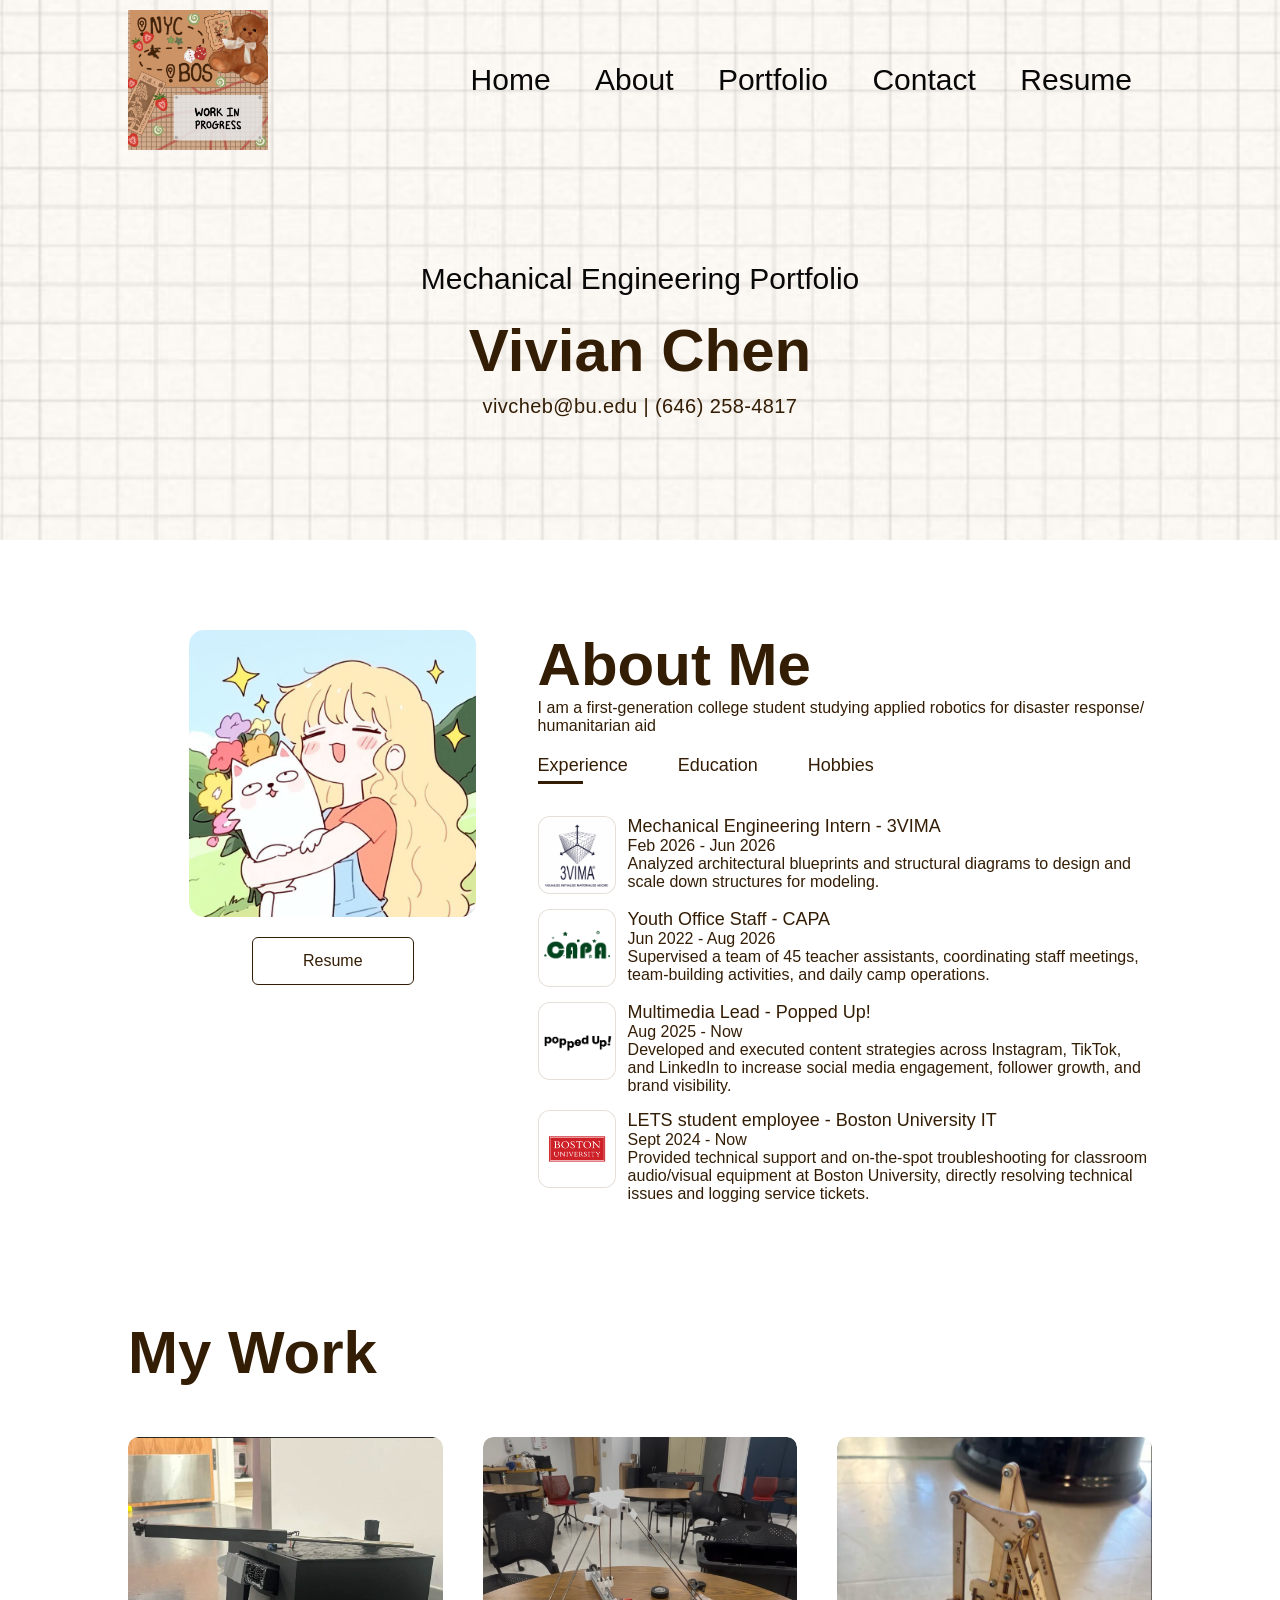
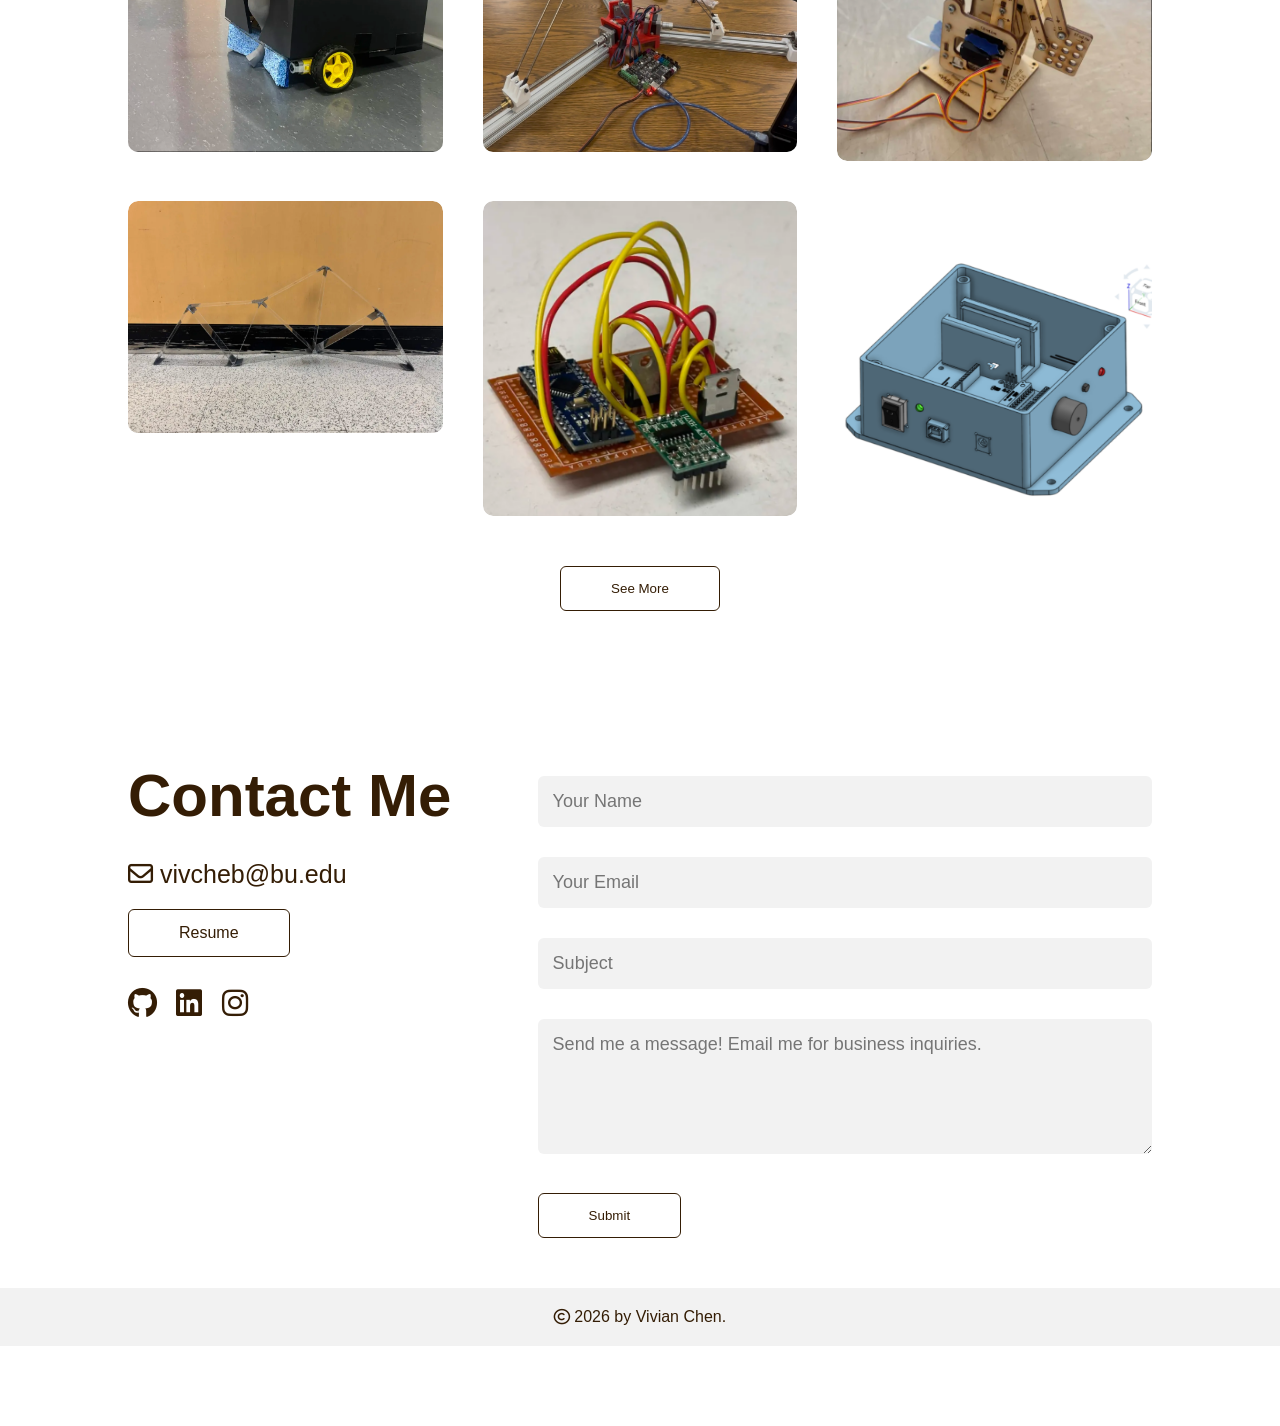
<file: index.html>
<!DOCTYPE html>
<html lang="en">
<head>
    <meta charset="UTF-8">
    <meta http-equiv="X-UA-Compatible" content=" IE-edge">
    <meta name="viewport" content="width=device-width, initial-scale=1.0">
    <title>Vivian's Portfolio Website</title>
    <link rel="stylesheet" href= "style.css">
    <link rel="stylesheet" href="https://cdnjs.cloudflare.com/ajax/libs/font-awesome/6.4.0/css/all.min.css">
</head>
<body>
<div id="header">
    <div class="container">
        <nav>
            <img src="images/logo.png" class="logo">
            <ul id="sidemenu">
                <li> <a href="#header">Home</a></li>
                <li> <a href="#about">About</a></li>
                <li> <a href="#portfolio">Portfolio</a></li>
                <li> <a href="#contact">Contact</a></li>
                <li> <a href="resume.html">Resume</a></li>
                <i class="fa-solid fa-times" onclick="closemenu()"></i>
            </ul>
            <i class="fa-solid fa-bars" onclick="openmenu()"></i>
        </nav>
        <div class="header-text">
            <p>Mechanical Engineering Portfolio</p>
            <h1><span>Vivian Chen</span></h1>
            <p class="header-contact"> vivcheb@bu.edu | (646) 258-4817</p>
        </div>
    </div>
</div>
<!---------------about--------------->
<div id="about">
    <div class="container">
        <div class="row">
            <div class="about-col-1">
                <img src="images/self.jpg">
                <a href="resume.html" class="resume-btn">Resume</a>
            </div>
            <div class="about-col-2">
                <h1 class="sub-title">About Me</h1>
                <p> I am a first-generation college student studying applied robotics for disaster response/ humanitarian aid</p>
            <div class="tab-titles">
                <p class="tab-links active-link" onclick="opentab('experience')">Experience</p>
                <p class="tab-links" onclick="opentab('education')">Education</p>
                <p class="tab-links" onclick="opentab('hobbies')">Hobbies</p>
            </div>
            <div class="tab-contents active-tab" id="experience">
                <ul>
                    <li class="experience-item">
                        <div class="experience-row">
                            <img class="company-logo" src="images/3VIMA.png" alt="3VIMA logo">
                            <div class="experience-copy">
                                <span>Mechanical Engineering Intern - 3VIMA</span>
                                <br>Feb 2026 - Jun 2026
                                <br>Analyzed architectural blueprints and structural diagrams to design and scale down structures for modeling.
                            </div>
                        </div>
                    </li>
                    <li class="experience-item">
                        <div class="experience-row">
                            <img class="company-logo" src="images/CAPA.png" alt="CAPA logo">
                            <div class="experience-copy">
                                <span>Youth Office Staff - CAPA</span>
                                <br>Jun 2022 - Aug 2026
                                <br>Supervised a team of 45 teacher assistants, coordinating staff meetings, team-building activities, and daily camp operations.
                            </div>
                        </div>
                    </li>
                    <li class="experience-item">
                        <div class="experience-row">
                            <img class="company-logo" src="images/poppedup.png" alt="Popped Up logo">
                            <div class="experience-copy">
                                <span>Multimedia Lead - Popped Up!</span>
                                <br>Aug 2025 - Now
                                <br>Developed and executed content strategies across Instagram, TikTok, and LinkedIn to increase social media engagement, follower growth, and brand visibility.
                            </div>
                        </div>
                    </li>
                    <li class="experience-item">
                        <div class="experience-row">
                            <img class="company-logo" src="images/BostonUni.png" alt="Boston University logo">
                            <div class="experience-copy">
                                <span>LETS student employee - Boston University IT</span>
                                <br>Sept 2024 - Now
                                <br>Provided technical support and on-the-spot troubleshooting for classroom audio/visual equipment at Boston University, directly resolving technical issues and logging service tickets.
                            </div>
                        </div>
                    </li>
                </ul>
            </div>
            <div class="tab-contents" id="education">
                <ul>
                    <li class="experience-item">
                        <div class="experience-row">
                            <img class="company-logo" src="images/BostonUni.png" alt="Boston University logo">
                            <div class="experience-copy">
                                <span>Boston University & Kilachand Honors College</span>
                                <br>B.S. Mechanical Engineering and Robotics
                                <br>Clubs and Societies: Theta Tau, WULT, SASE
                            </div>
                        </div>
                    </li>
                    <li class="experience-item">
                        <div class="experience-row">
                            <img class="company-logo" src="images/USYD.png" alt="University of Sydney logo">
                            <div class="experience-copy">
                                <span>University of Sydney</span>
                                <br>Study Abroad Program in Mechanical Engineering
                                <br>Clubs and Societies: SUUFA
                            </div>
                        </div>
                    </li>
                    <li class="experience-item">
                        <div class="experience-row">
                            <img class="company-logo" src="images/THHS.png" alt="Townsend Harris logo">
                            <div class="experience-copy">
                                <span>Townsend Harris High School</span>
                                <br>High School Diploma with Honors
                                <br>Clubs and Societies: FIRST Robotics, National Honor Society, S!NG, FON, PSAL Fencing
                            </div>
                        </div>
                    </li>
                </ul>
            </div>
            <div class="tab-contents" id="hobbies">
                <div class="hobby-grid">
                    <a class="hobby-card" href="gallery.html?category=art">
                        <img src="images/work1.png" alt="Art hobby">
                        <div class="hobby-info">
                            <span>Art</span>
                            <p>Graphic Design, Painting, Sketching</p>
                        </div>
                    </a>
                    <a class="hobby-card" href="gallery.html?category=sports">
                        <img src="images/work1.png" alt="Sports hobby">
                        <div class="hobby-info">
                            <span>Sports</span>
                            <p>USA Ultimate Frisbee & USA Fencing</p>
                        </div>
                    </a>
                    <a class="hobby-card" href="gallery.html?category=reading">
                        <img src="images/work1.png" alt="Reading hobby">
                        <div class="hobby-info">
                            <span>Reading</span>
                            <p>Science Fiction, Fantasy, Dystopian</p>
                        </div>
                    </a>
                </div>
                <p class="hobby-click-text">Click on card to see more</p>
            </div>
        </div>
    </div>
</div>
<!---------------portfolio--------------->
<div id="portfolio">
    <div class="container">
        <h1 class="sub-title">My Work</h1>
        <div class="work-list" id="projectsList"></div>
        <button type="button" class="btn" id="seeMoreBtn">See More</button>
        <!---------------class plotter exercise--------------->
        <div class="work-list" id="classPlotterProject" hidden></div>
    </div>
</div>
<!---------------contact--------------->
<div id="contact">
    <div class="container">
        <div class="row">
            <div class="contact-left">
                <h1 class="sub-title">Contact Me</h1>
                <p><i class="fa-regular fa-envelope"></i> vivcheb@bu.edu</p>
                <a href="resume.html" class="resume-btn contact-resume-btn">Resume</a>
                <div class="social-icon">
                    <a href="https://github.com/vivcheb"><i class="fa-brands fa-github"></i></a>
                    <a href="https://www.linkedin.com/in/vivian-chen-50b2661b5/" target="_blank"><i class="fa-brands fa-linkedin"></i></a>
                    <a href="https://www.instagram.com/vivi.onii/" target="_blank"><i class="fa-brands fa-instagram"></i></a>
                </div>
            </div>
            <div class="contact-right">
                <form name="personal website contact form" >
                    <input type="text" name="Name" placeholder="Your Name" required>
                    <input type="email" name="Email" placeholder="Your Email" required>
                    <input type="text" name="Subject" placeholder="Subject" required>
                    <textarea name="Message" rows="5" placeholder="Send me a message! Email me for business inquiries." required></textarea>
                    <button type="submit">Submit</button>
                </form>  
            </div>
        </div>
    </div>
    <div class="copyright">
        <p> <i class="fa-regular fa-copyright"></i> 2026 by Vivian Chen.</p>
    </div>
</div>

<script>
    var tablinks = document.getElementsByClassName("tab-links");
    var tabcontents = document.getElementsByClassName("tab-contents");
   
    function opentab(tabname){
        for(tablink of tablinks){
            tablink.classList.remove("active-link");
        }
        for(tabcontent of tabcontents){
            tabcontent.classList.remove("active-tab");
        }
        event.currentTarget.classList.add("active-link");
        document.getElementById(tabname).classList.add("active-tab");
    }
</script>

<script>

    var sidemenu = document.getElementById("sidemenu");

    function openmenu(){
        sidemenu.style.right = "0";
    }

    function closemenu(){
        sidemenu.style.right = "-200px";
    }

</script>
<!---------------portfolio projects--------------->
<script>
    const workList = document.getElementById('projectsList');
    const seeMoreBtn = document.getElementById('seeMoreBtn');
    const projects = [
        {
            title: 'Deskinator',
            description: 'Built a fully autonomous robot vacuum using CAD, custom fabrication, and Arduino programming, featuring obstacle avoidance and adaptive navigation.',
            image: 'images/EK210.png',
            href: 'projects/Deskinator.html'
        },
        {
            title: '2.5 DOF System Project',
            description: 'This 2.5 degree-of-freedom project involves designing and building a slider in the X-Y plane that causes an end effector to roll, pitch, yaw and move in the Z direction.',
            image: 'images/ME360_2.png',
            href: 'projects/2.5%20DOF.html'
        },
        {
            title: 'Robotic Arm',
            description: 'This 3-degree-of-freedom robotic arm features Wi-Fi connectivity and MQTT integration, enabling full remote control outside the standard Arduino serial interface.',
            image: 'images/robot_arm.png',
            href: 'projects/ME416_RobotArm.html'
        },
        {
            title: 'Truss Bridge Design',
            description: 'Designed and analyzed a truss bridge model using CAD software, optimizing for load distribution. Used MATLAB to simulate stress and strain under various load conditions.',
            image: 'images/truss.png',
            href: 'projects/Truss_Bridge_Design.html'
        },
        {
            title: 'Hybrid Introduction Project',
            description: 'Developed a rocket nozzle system with an Arduino-controlled circuit using MOSFETs to trigger an EMatch and actuate a solenoid, while capturing real-time load cell data.',
            image: 'images/HIP.png'
        },
        {
            title: 'Temperature Sensor',
            description: 'Developed a temperature monitoring system using Arduino, capable of measuring and displaying real-time temperature data and triggering alert systems when temperature exceeds present limits.',
            image: 'images/EK131.png',
            href: 'projects/Temperature_Sensor.html'
        }
    ];

    function renderProjects(projects, container) {
        projects.forEach((project) => {
            const card = document.createElement(project.href ? 'a' : 'div');
            card.className = 'work';
            if (project.href) {
                card.href = project.href;
                card.setAttribute('aria-label', `View ${project.title} project`);
            }
            card.innerHTML = `
                <img src="${project.image}" alt="${project.title}">
                <div class="layer">
                    <h3>${project.title}</h3>
                    <p>${project.description}</p>
                </div>
            `;
            container.appendChild(card);
        });
    }

    renderProjects(projects, workList);

    //---------------see more projects---------------
    const classPlotterProject = {
        title: 'Class Plotter Exercise',
        description: 'In class assembly of the first linear stage, which was then used to plot a 2D image using a pen and a stepper motor.',
        image: 'images/ME360_1.png',
        href: 'projects/Class_Plotter_Exercise.html'
    };
    const classPlotterContainer = document.getElementById('classPlotterProject');
    let classPlotterVisible = false;

    seeMoreBtn.addEventListener('click', () => {
        classPlotterVisible = !classPlotterVisible;
        if (classPlotterVisible) {
            classPlotterContainer.hidden = false;
            renderProjects([classPlotterProject], classPlotterContainer);
        } else {
            classPlotterContainer.hidden = true;
            classPlotterContainer.replaceChildren();
        }
        seeMoreBtn.textContent = classPlotterVisible ? 'Show Less' : 'See More';
    });

    const scriptURL = 'https://script.google.com/macros/s/AKfycbyGqhHrN_lOVbW8obEpaPz3LBfiCt01cOZhAOAlzVlQfiuMqOyBrIsYJ3UqMzbWNtKa7A/exec'
    const form = document.forms['personal website contact form']

    form.addEventListener('submit', e => {
        e.preventDefault()
        fetch(scriptURL, { method: 'POST', body: new FormData(form) })
            .then(response => response.json())
            .then(response => console.log('Success!', response))
            .catch(error => console.error('Error!', error.message))
    })
</script>
</body>
</html>
</file>
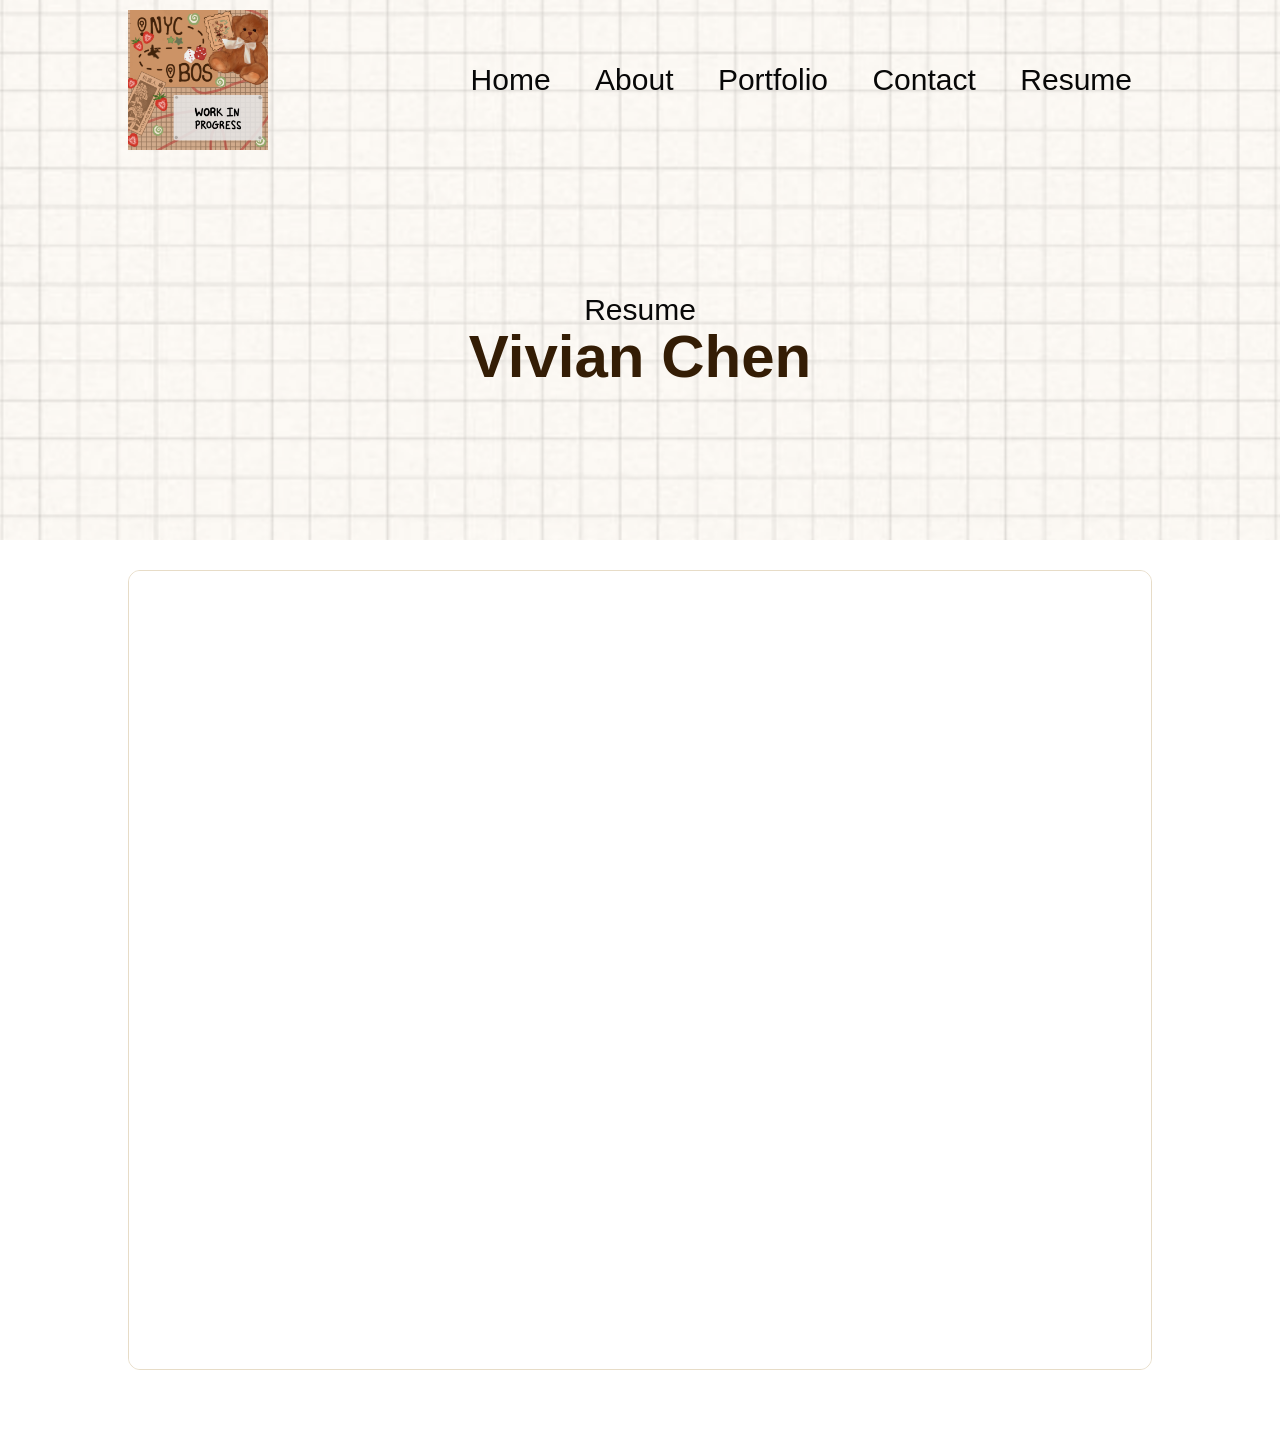
<file: resume.html>
<!DOCTYPE html>
<html lang="en">
<head>
    <meta charset="UTF-8">
    <meta http-equiv="X-UA-Compatible" content="IE-edge">
    <meta name="viewport" content="width=device-width, initial-scale=1.0">
    <title>Vivian Chen | Resume</title>
    <link rel="stylesheet" href="style.css">
    <link rel="stylesheet" href="https://cdnjs.cloudflare.com/ajax/libs/font-awesome/6.4.0/css/all.min.css">
</head>
<body>
<div id="header" class="resume-page-header">
    <div class="container">
        <nav>
            <img src="images/logo.png" class="logo">
            <ul id="sidemenu">
                <li><a href="index.html#header">Home</a></li>
                <li><a href="index.html#about">About</a></li>
                <li><a href="index.html#portfolio">Portfolio</a></li>
                <li><a href="index.html#contact">Contact</a></li>
                <li><a href="resume.html">Resume</a></li>
                <i class="fa-solid fa-times" onclick="closemenu()"></i>
            </ul>
            <i class="fa-solid fa-bars" onclick="openmenu()"></i>
        </nav>
        <div class="header-text resume-header-text">
            <p>Resume</p>
            <h1><span>Vivian Chen</span></h1>
        </div>
    </div>
</div>

<div class="resume-content container">
    <div class="pdf-container" id="pdfContainer">
        <iframe id="pdfViewer" title="Resume PDF Viewer" src="images/resume.pdf" allow="fullscreen"></iframe>
    </div>
</div>

<script>
    var sidemenu = document.getElementById("sidemenu");

    function openmenu(){
        sidemenu.style.right = "0";
    }

    function closemenu(){
        sidemenu.style.right = "-200px";
    }
</script>
</body>
</html>
</file>
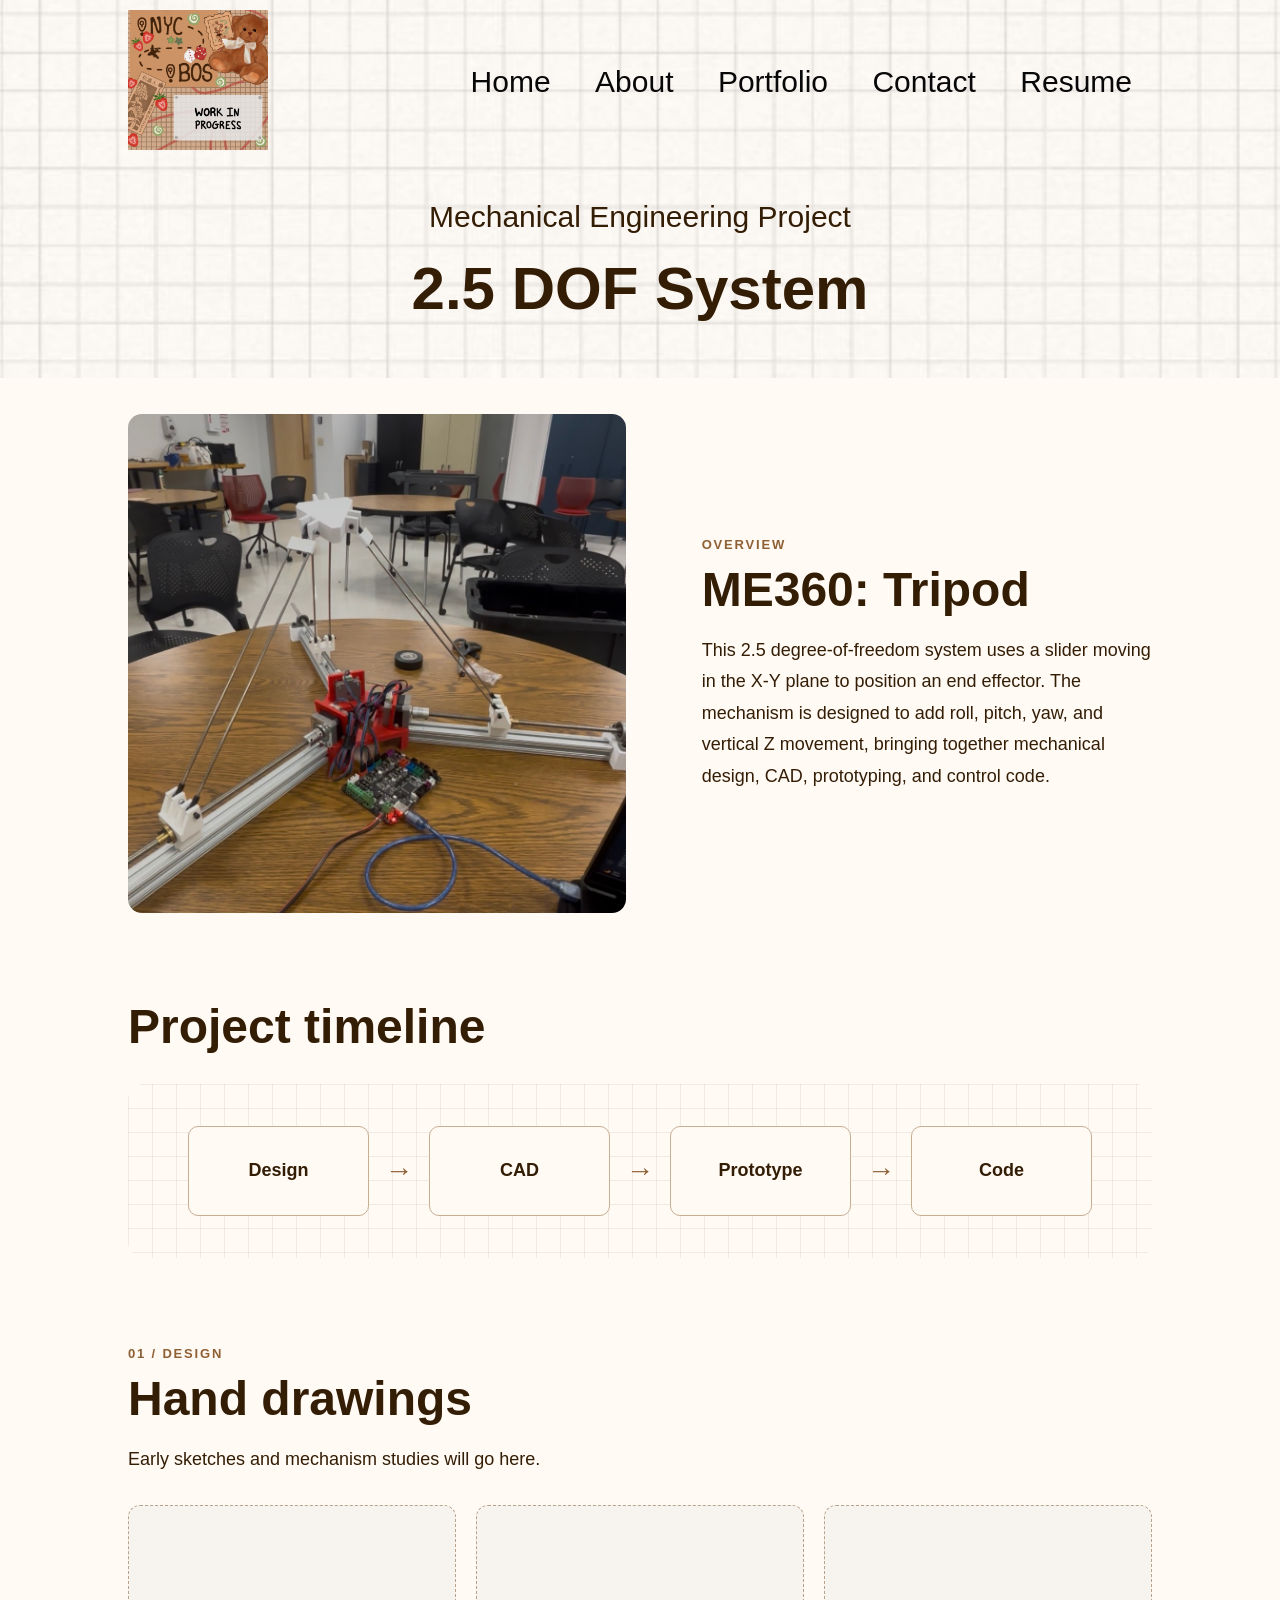
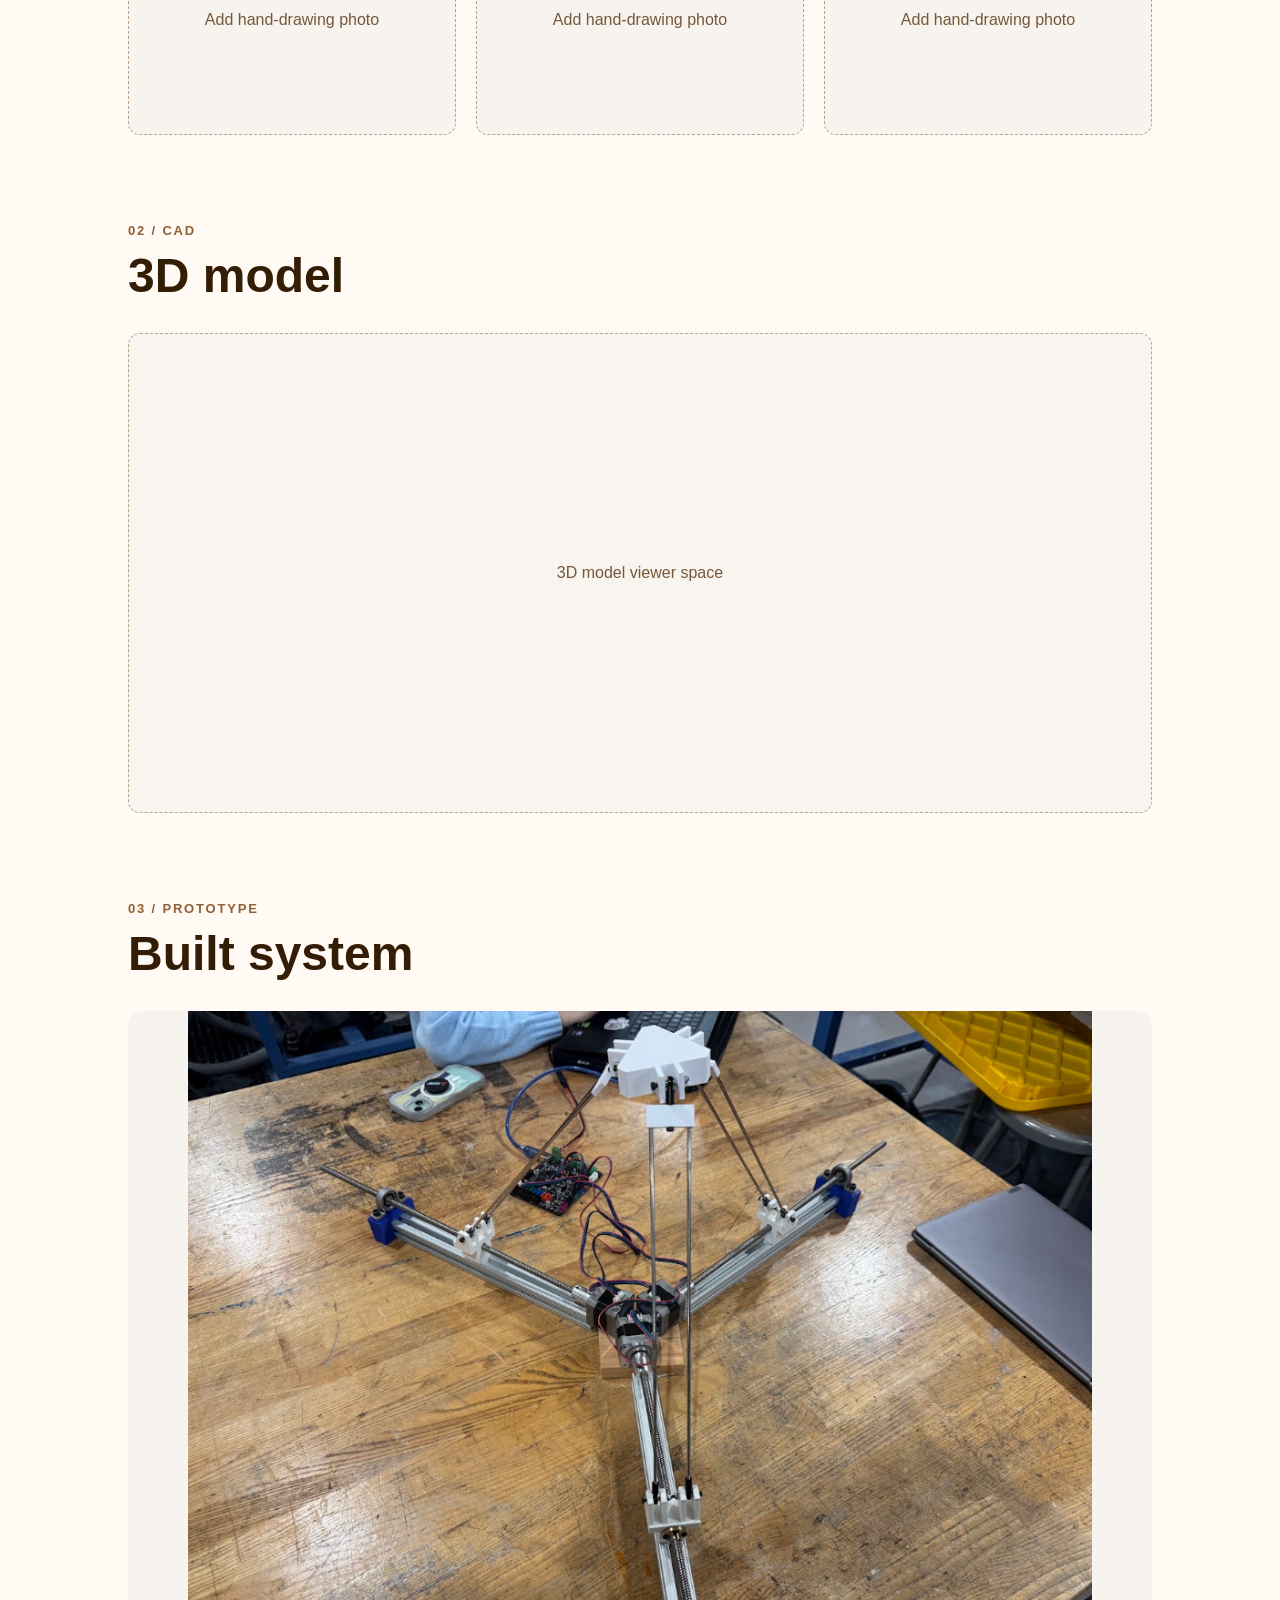
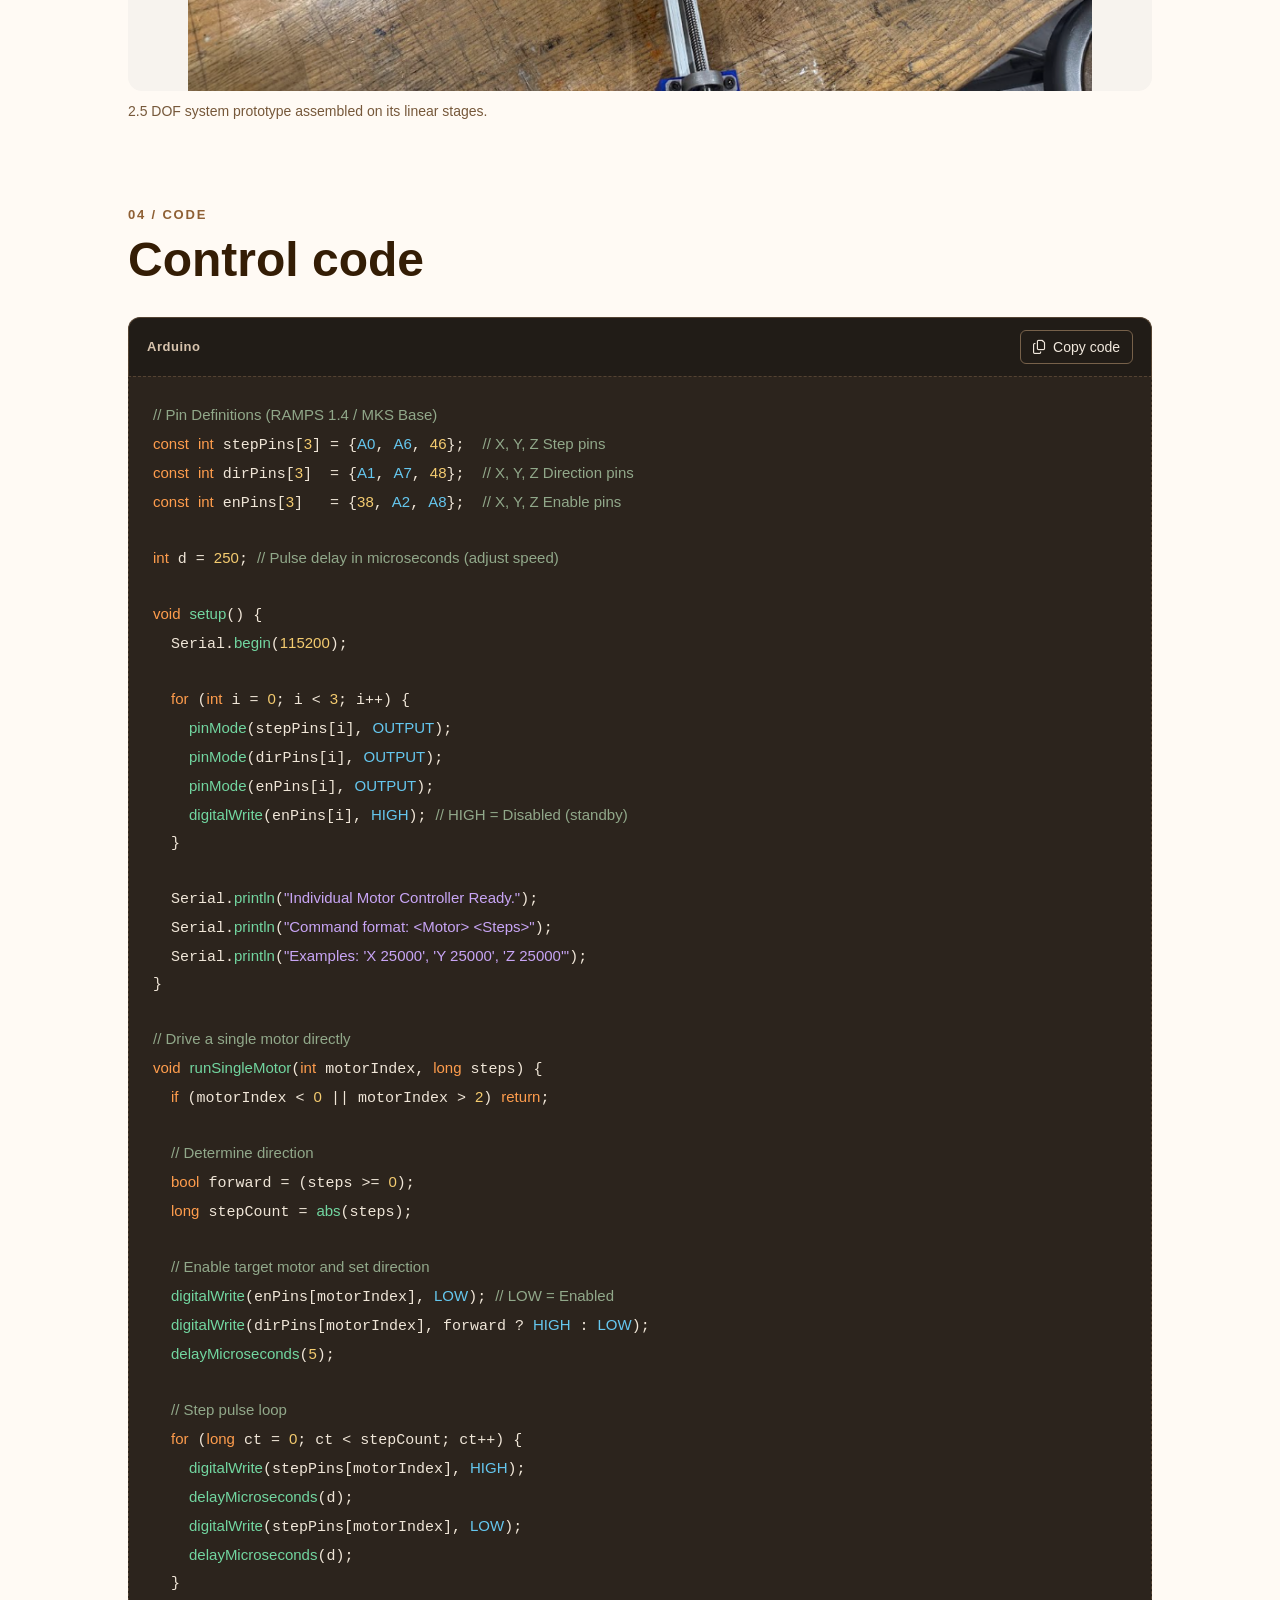
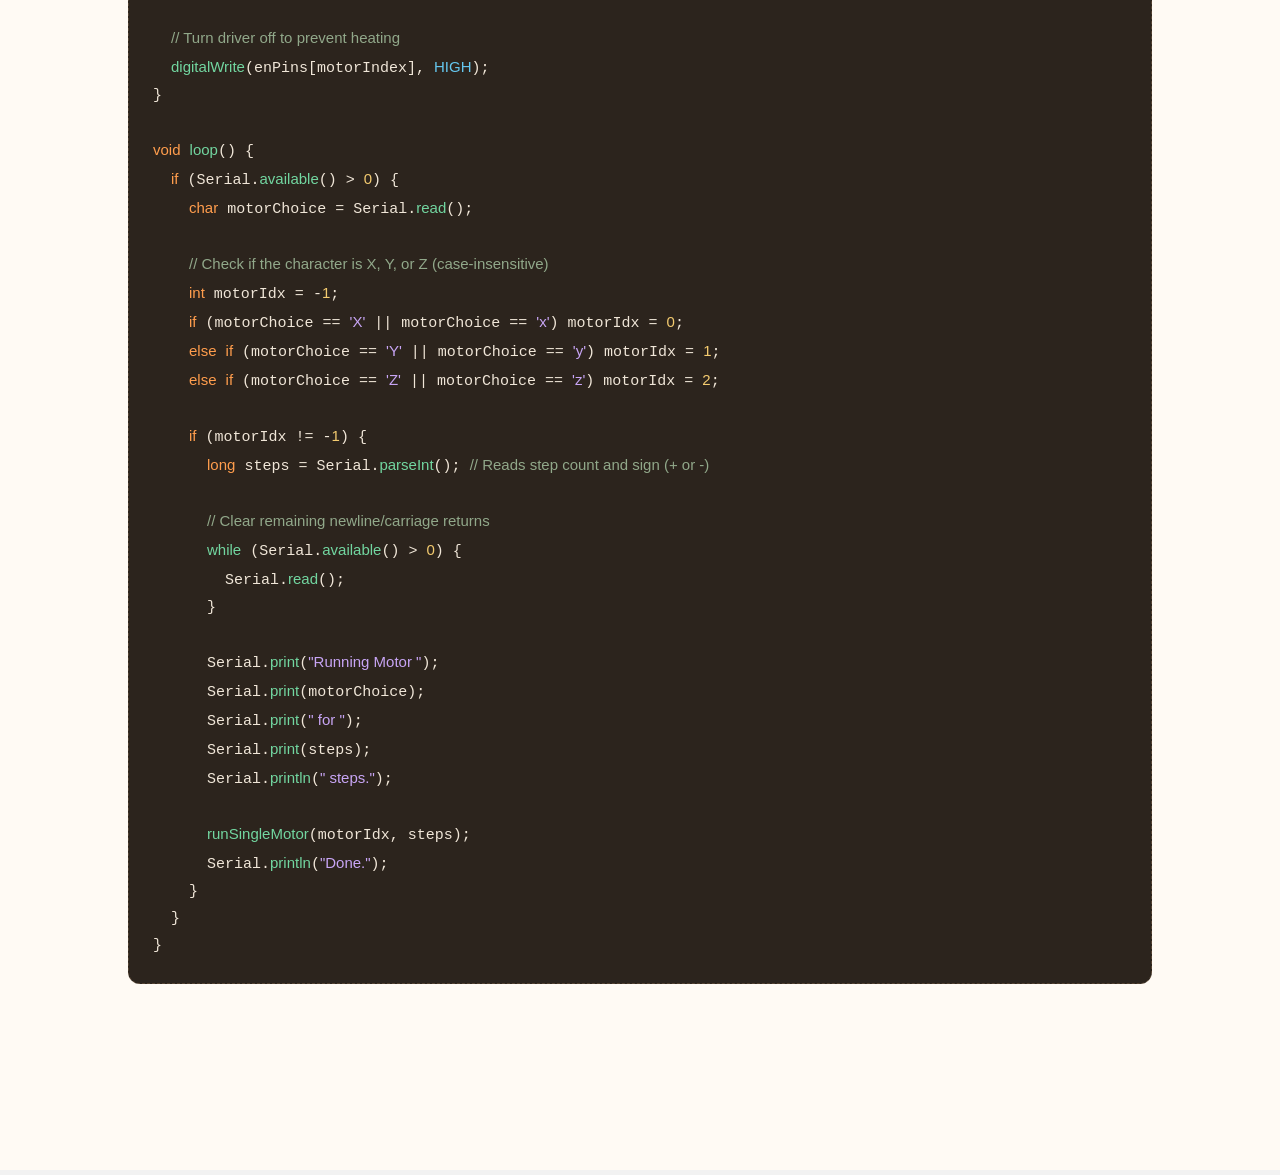
<file: projects/2.5 DOF.html>
<!DOCTYPE html>
<html lang="en">
<head>
    <meta charset="UTF-8">
    <meta name="viewport" content="width=device-width, initial-scale=1.0">
    <title>2.5 DOF System Project | Vivian Chen</title>
    <link rel="stylesheet" href="../style.css">
    <link rel="stylesheet" href="https://cdnjs.cloudflare.com/ajax/libs/font-awesome/6.4.0/css/all.min.css">
</head>
<body class="project-page">
<header id="header" class="project-page-header">
    <div class="container">
        <nav>
            <a href="../index.html#header" aria-label="Vivian Chen home">
                <img src="../images/logo.png" class="logo" alt="Vivian Chen">
            </a>
            <ul id="sidemenu">
                <li><a href="../index.html#header">Home</a></li>
                <li><a href="../index.html#about">About</a></li>
                <li><a href="../index.html#portfolio">Portfolio</a></li>
                <li><a href="../index.html#contact">Contact</a></li>
                <li><a href="../resume.html">Resume</a></li>
                <i class="fa-solid fa-times" onclick="closemenu()" aria-label="Close menu"></i>
            </ul>
            <i class="fa-solid fa-bars" onclick="openmenu()" aria-label="Open menu"></i>
        </nav>
        <div class="header-text">
            <p>Mechanical Engineering Project</p>
            <h1><span>2.5 DOF System</span></h1>
        </div>
    </div>
</header>

<main class="container project-content">
    <section class="project-section project-intro" aria-labelledby="project-intro-title">
        <img class="project-intro-image" src="../images/ME360_2.png" alt="2.5 DOF tripod prototype with linear stages and end effector">
        <div class="project-copy">
            <span class="project-kicker">Overview</span>
            <h2 id="project-intro-title">ME360: Tripod</h2>
            <p>This 2.5 degree-of-freedom system uses a slider moving in the X-Y plane to position an end effector. The mechanism is designed to add roll, pitch, yaw, and vertical Z movement, bringing together mechanical design, CAD, prototyping, and control code.</p>
        </div>
    </section>

    <section class="project-section" aria-labelledby="project-timeline-title">
        <div class="project-section-heading">
            <h2 id="project-timeline-title">Project timeline</h2>
        </div>
        <div class="project-timeline">
            <nav class="timeline-track" aria-label="Project stages">
                <a class="timeline-step" href="#design">Design</a>
                <span class="timeline-arrow" aria-hidden="true">&rarr;</span>
                <a class="timeline-step" href="#cad">CAD</a>
                <span class="timeline-arrow" aria-hidden="true">&rarr;</span>
                <a class="timeline-step" href="#prototype">Prototype</a>
                <span class="timeline-arrow" aria-hidden="true">&rarr;</span>
                <a class="timeline-step" href="#code">Code</a>
            </nav>
        </div>
    </section>

    <section class="project-section" id="design" aria-labelledby="design-title">
        <div class="project-section-heading">
            <span class="project-kicker">01 / Design</span>
            <h2 id="design-title">Hand drawings</h2>
            <p>Early sketches and mechanism studies will go here.</p>
        </div>
        <div class="project-gallery" aria-label="Hand-drawing photo placeholders">
            <div class="project-photo-placeholder" role="img" aria-label="Placeholder for a hand-drawing photo"><span>Add hand-drawing photo</span></div>
            <div class="project-photo-placeholder" role="img" aria-label="Placeholder for a second hand-drawing photo"><span>Add hand-drawing photo</span></div>
            <div class="project-photo-placeholder" role="img" aria-label="Placeholder for a third hand-drawing photo"><span>Add hand-drawing photo</span></div>
        </div>
    </section>

    <section class="project-section" id="cad" aria-labelledby="cad-title">
        <div class="project-section-heading">
            <span class="project-kicker">02 / CAD</span>
            <h2 id="cad-title">3D model</h2>
        </div>
        <figure class="project-model-figure">
            <div class="model-viewer-placeholder" role="img" aria-label="Placeholder for an embedded 3D CAD model">3D model viewer space</div>
        </figure>
    </section>

    <section class="project-section" id="prototype" aria-labelledby="prototype-title">
        <div class="project-section-heading">
            <span class="project-kicker">03 / Prototype</span>
            <h2 id="prototype-title">Built system</h2>
        </div>
        <figure class="project-prototype-figure">
            <img class="project-prototype-image" src="../images/ME360_2.4.png" alt="Prototype of the 2.5 DOF system with linear rails, end effector, and controller">
            <figcaption>2.5 DOF system prototype assembled on its linear stages.</figcaption>
        </figure>
    </section>

    <section class="project-section" id="code" aria-labelledby="code-title">
        <div class="project-section-heading">
            <span class="project-kicker">04 / Code</span>
            <h2 id="code-title">Control code</h2>
        </div>
        <div class="code-toolbar">
            <span class="code-language">Arduino</span>
            <button class="copy-code-button" id="copy-code-button" type="button" aria-label="Copy Arduino code">
                <i class="fa-regular fa-copy" aria-hidden="true"></i>
                <span>Copy code</span>
            </button>
        </div>
        <pre class="code-placeholder"><code id="project-code">// Pin Definitions (RAMPS 1.4 / MKS Base)
const int stepPins[3] = {A0, A6, 46};  // X, Y, Z Step pins
const int dirPins[3]  = {A1, A7, 48};  // X, Y, Z Direction pins
const int enPins[3]   = {38, A2, A8};  // X, Y, Z Enable pins

int d = 250; // Pulse delay in microseconds (adjust speed)

void setup() {
  Serial.begin(115200);

  for (int i = 0; i &lt; 3; i++) {
    pinMode(stepPins[i], OUTPUT);
    pinMode(dirPins[i], OUTPUT);
    pinMode(enPins[i], OUTPUT);
    digitalWrite(enPins[i], HIGH); // HIGH = Disabled (standby)
  }

  Serial.println("Individual Motor Controller Ready.");
  Serial.println("Command format: &lt;Motor&gt; &lt;Steps&gt;");
  Serial.println("Examples: 'X 25000', 'Y 25000', 'Z 25000'");
}

// Drive a single motor directly
void runSingleMotor(int motorIndex, long steps) {
  if (motorIndex &lt; 0 || motorIndex &gt; 2) return;

  // Determine direction
  bool forward = (steps &gt;= 0);
  long stepCount = abs(steps);

  // Enable target motor and set direction
  digitalWrite(enPins[motorIndex], LOW); // LOW = Enabled
  digitalWrite(dirPins[motorIndex], forward ? HIGH : LOW);
  delayMicroseconds(5);

  // Step pulse loop
  for (long ct = 0; ct &lt; stepCount; ct++) {
    digitalWrite(stepPins[motorIndex], HIGH);
    delayMicroseconds(d);
    digitalWrite(stepPins[motorIndex], LOW);
    delayMicroseconds(d);
  }

  // Turn driver off to prevent heating
  digitalWrite(enPins[motorIndex], HIGH);
}

void loop() {
  if (Serial.available() &gt; 0) {
    char motorChoice = Serial.read();

    // Check if the character is X, Y, or Z (case-insensitive)
    int motorIdx = -1;
    if (motorChoice == 'X' || motorChoice == 'x') motorIdx = 0;
    else if (motorChoice == 'Y' || motorChoice == 'y') motorIdx = 1;
    else if (motorChoice == 'Z' || motorChoice == 'z') motorIdx = 2;

    if (motorIdx != -1) {
      long steps = Serial.parseInt(); // Reads step count and sign (+ or -)

      // Clear remaining newline/carriage returns
      while (Serial.available() &gt; 0) {
        Serial.read();
      }

      Serial.print("Running Motor ");
      Serial.print(motorChoice);
      Serial.print(" for ");
      Serial.print(steps);
      Serial.println(" steps.");

      runSingleMotor(motorIdx, steps);
      Serial.println("Done.");
    }
  }
}</code></pre>
    </section>
</main>

<footer class="copyright">
    <p><i class="fa-regular fa-copyright"></i> 2026 by Vivian Chen.</p>
</footer>

<script>
    const sidemenu = document.getElementById('sidemenu');

    function openmenu(){
        sidemenu.style.right = '0';
    }

    function closemenu(){
        sidemenu.style.right = '-200px';
    }

    const codeElement = document.getElementById('project-code');
    const codeText = codeElement.textContent;
    const tokenPattern = /(\/\/[^\n]*|"(?:\\.|[^"\\])*"|'(?:\\.|[^'\\])*'|\b(?:const|int|void|for|bool|long|if|else|char|return)\b|\b(?:true|false|HIGH|LOW|OUTPUT|A[0-8])\b|\b\d+\b|\b[A-Za-z_]\w*(?=\s*\())/g;
    const keywords = new Set(['const', 'int', 'void', 'for', 'bool', 'long', 'if', 'else', 'char', 'return']);
    const constants = new Set(['true', 'false', 'HIGH', 'LOW', 'OUTPUT']);
    const escapeHtml = (text) => text.replace(/[&<>"']/g, (character) => ({
        '&': '&amp;',
        '<': '&lt;',
        '>': '&gt;',
        '"': '&quot;',
        "'": '&#39;'
    })[character]);

    codeElement.innerHTML = codeText.replace(tokenPattern, (token) => {
        let tokenClass = 'code-number';
        if (token.startsWith('//')) {
            tokenClass = 'code-comment';
        } else if (token.startsWith('"') || token.startsWith("'")) {
            tokenClass = 'code-string';
        } else if (keywords.has(token)) {
            tokenClass = 'code-keyword';
        } else if (constants.has(token) || /^A[0-8]$/.test(token)) {
            tokenClass = 'code-constant';
        } else if (!/^\d+$/.test(token)) {
            tokenClass = 'code-function';
        }
        return `<span class="${tokenClass}">${escapeHtml(token)}</span>`;
    });

    document.getElementById('copy-code-button').addEventListener('click', async (event) => {
        const button = event.currentTarget;
        const label = button.querySelector('span');

        try {
            await navigator.clipboard.writeText(codeText);
        } catch (clipboardError) {
            const temporaryTextarea = document.createElement('textarea');
            temporaryTextarea.value = codeText;
            temporaryTextarea.setAttribute('readonly', '');
            temporaryTextarea.style.position = 'fixed';
            temporaryTextarea.style.opacity = '0';
            document.body.appendChild(temporaryTextarea);
            temporaryTextarea.select();
            const copied = document.execCommand('copy');
            temporaryTextarea.remove();

            if (!copied) {
                label.textContent = 'Copy failed';
                button.setAttribute('aria-label', 'Copy failed. Select the code and copy it manually.');
                console.error('Unable to copy project code.', clipboardError);
                return;
            }
        }

        label.textContent = 'Copied!';
        button.setAttribute('aria-label', 'Arduino code copied');
        window.setTimeout(() => {
            label.textContent = 'Copy code';
            button.setAttribute('aria-label', 'Copy Arduino code');
        }, 2000);
    });
</script>
</body>
</html>
</file>
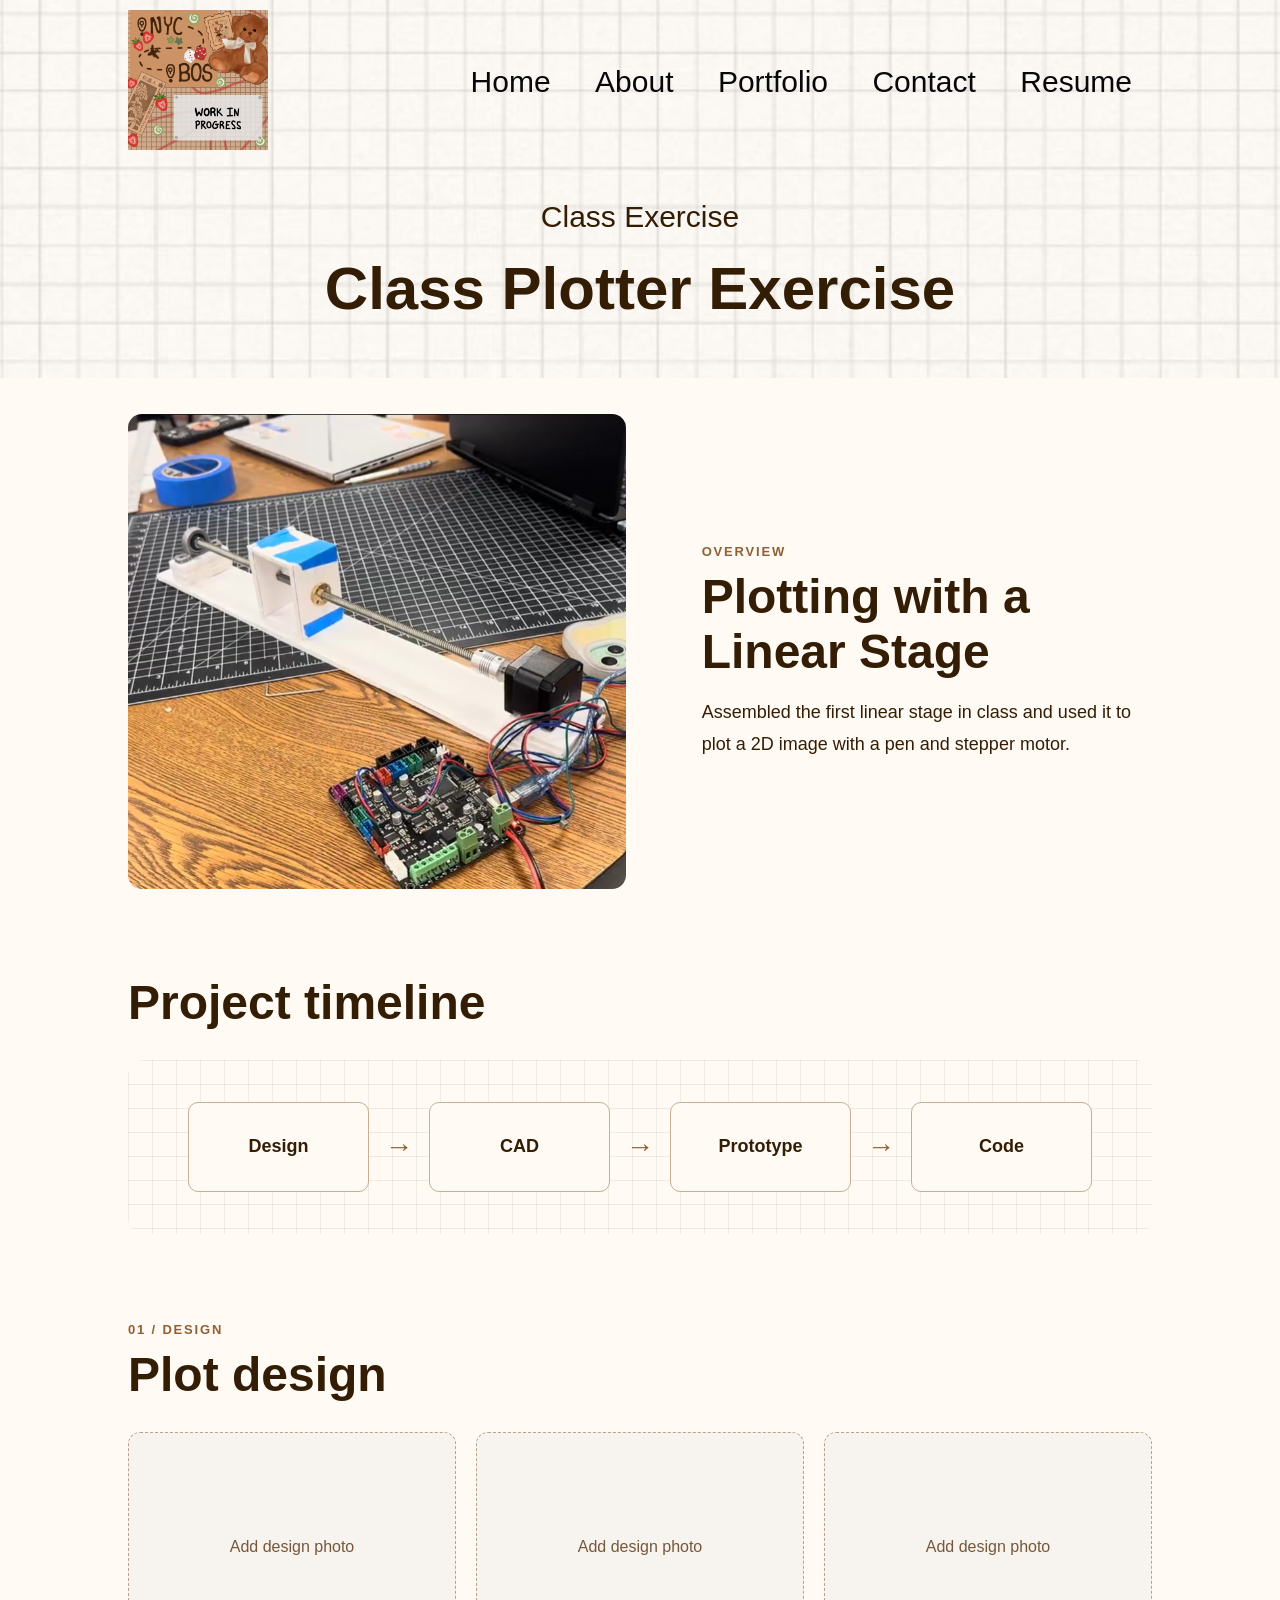
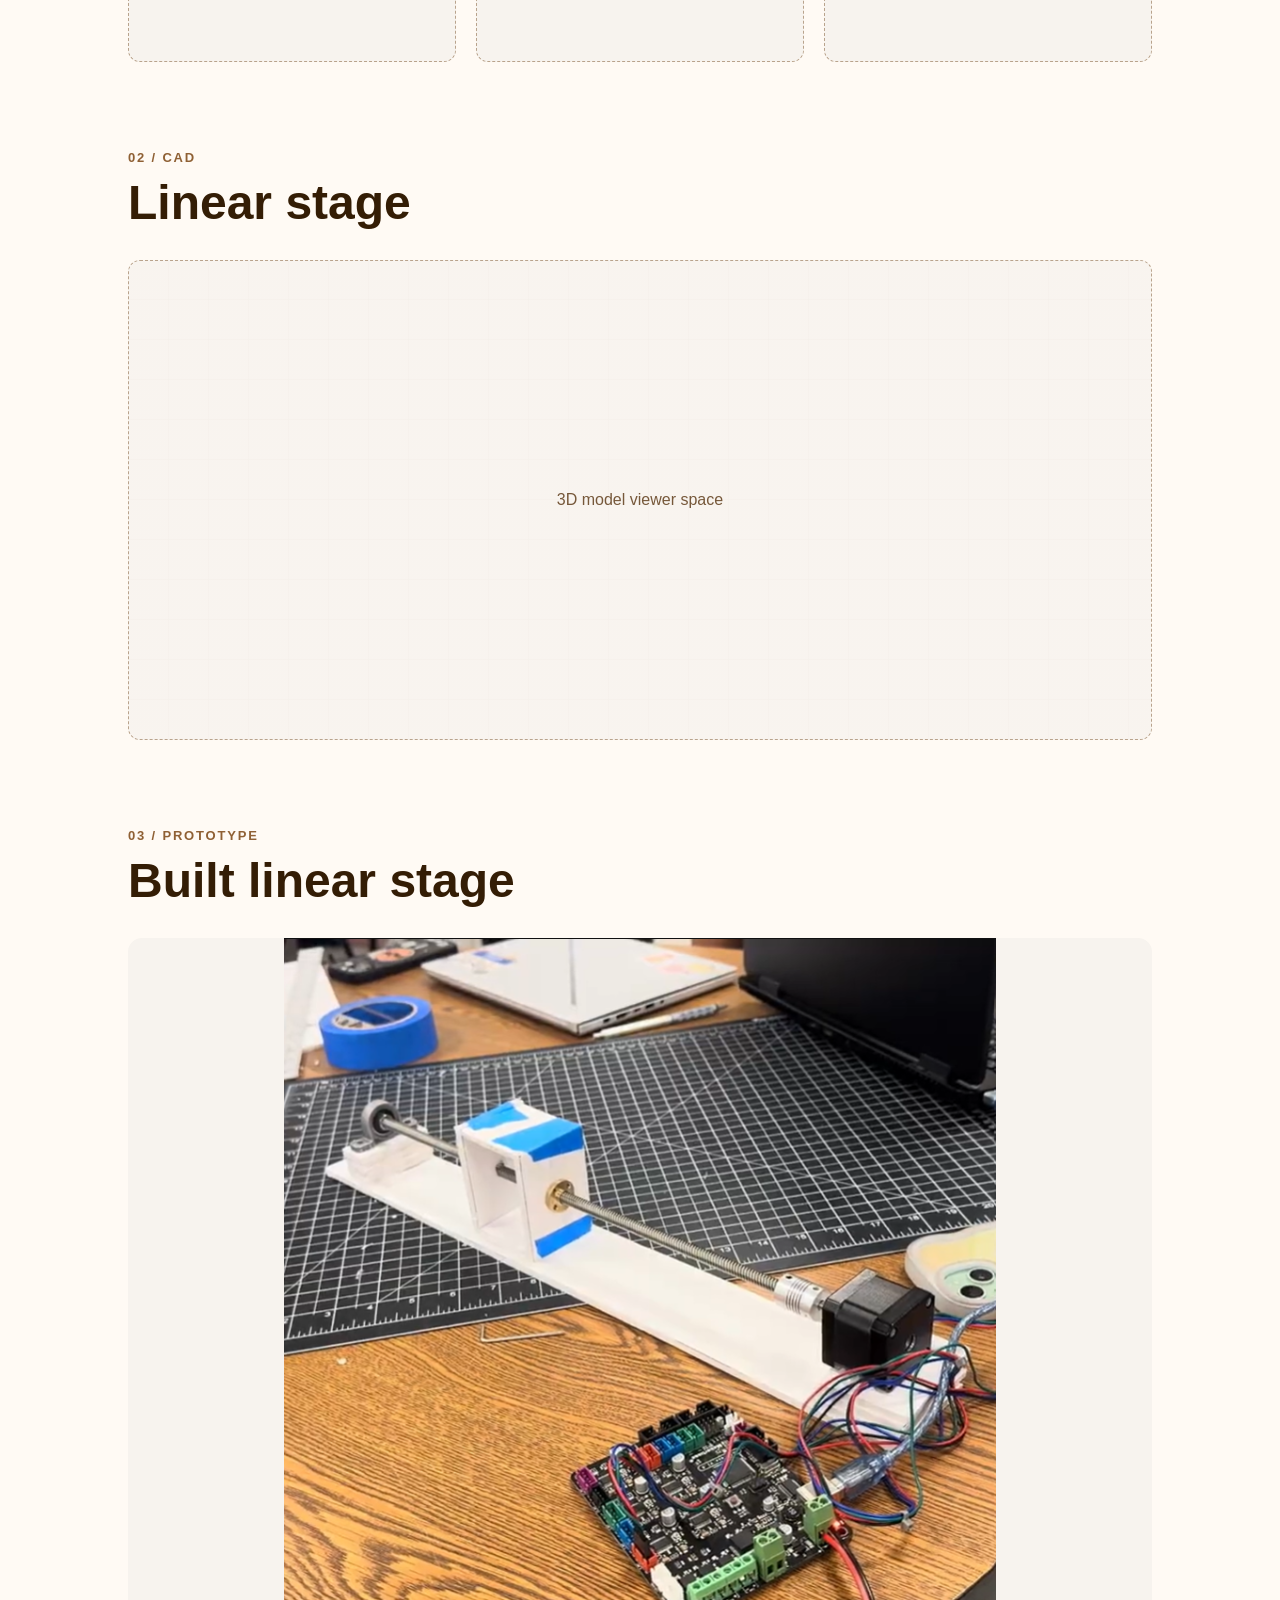
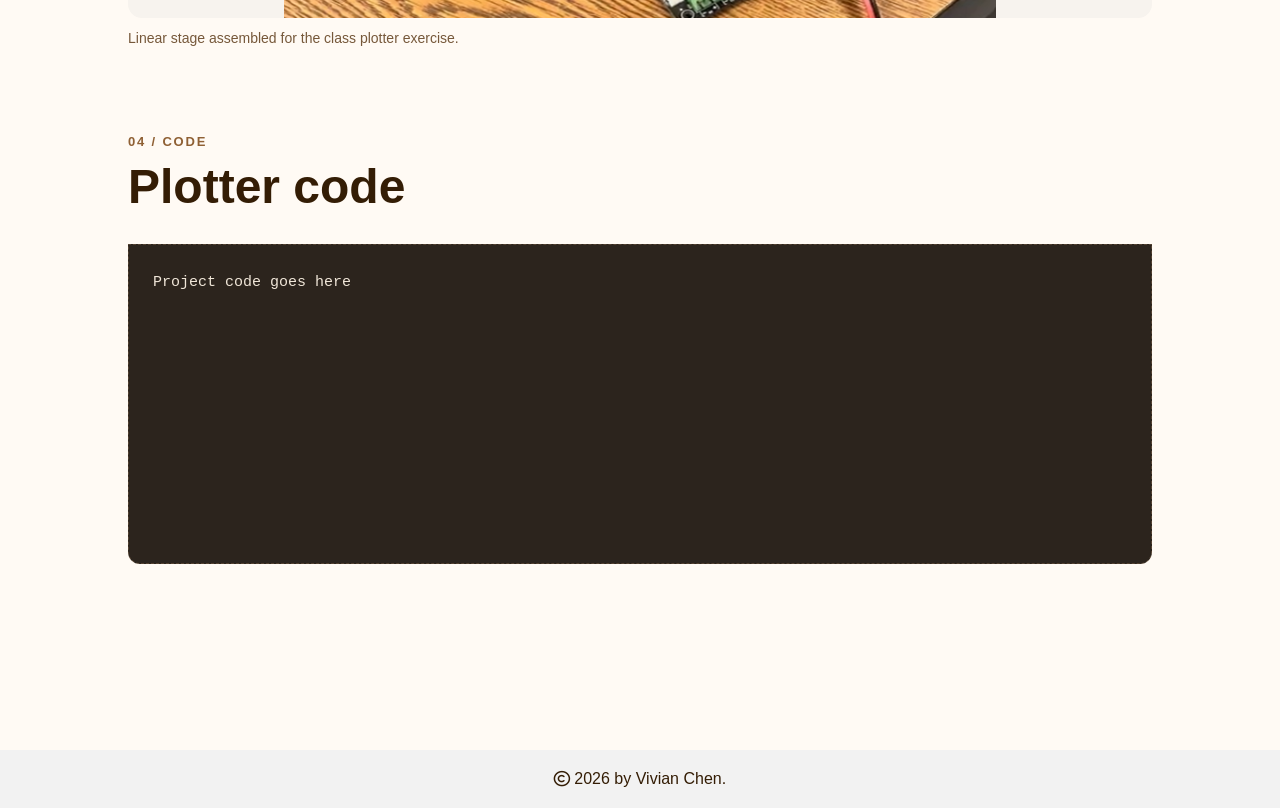
<file: projects/Class_Plotter_Exercise.html>
<!DOCTYPE html>
<html lang="en">
<head>
    <meta charset="UTF-8">
    <meta name="viewport" content="width=device-width, initial-scale=1.0">
    <title>Class Plotter Exercise | Vivian Chen</title>
    <link rel="stylesheet" href="../style.css">
    <link rel="stylesheet" href="https://cdnjs.cloudflare.com/ajax/libs/font-awesome/6.4.0/css/all.min.css">
</head>
<body class="project-page">
<header id="header" class="project-page-header">
    <div class="container">
        <nav>
            <a href="../index.html#header" aria-label="Vivian Chen home"><img src="../images/logo.png" class="logo" alt="Vivian Chen"></a>
            <ul id="sidemenu">
                <li><a href="../index.html#header">Home</a></li>
                <li><a href="../index.html#about">About</a></li>
                <li><a href="../index.html#portfolio">Portfolio</a></li>
                <li><a href="../index.html#contact">Contact</a></li>
                <li><a href="../resume.html">Resume</a></li>
                <i class="fa-solid fa-times" onclick="closemenu()" aria-label="Close menu"></i>
            </ul>
            <i class="fa-solid fa-bars" onclick="openmenu()" aria-label="Open menu"></i>
        </nav>
        <div class="header-text">
            <p>Class Exercise</p>
            <h1><span>Class Plotter Exercise</span></h1>
        </div>
    </div>
</header>

<main class="container project-content">
    <section class="project-section project-intro" aria-labelledby="project-intro-title">
        <img class="project-intro-image" src="../images/ME360_1.png" alt="Linear stage assembly used for the class plotter exercise">
        <div class="project-copy">
            <span class="project-kicker">Overview</span>
            <h2 id="project-intro-title">Plotting with a Linear Stage</h2>
            <p>Assembled the first linear stage in class and used it to plot a 2D image with a pen and stepper motor.</p>
        </div>
    </section>

    <section class="project-section" aria-labelledby="project-timeline-title">
        <div class="project-section-heading"><h2 id="project-timeline-title">Project timeline</h2></div>
        <div class="project-timeline">
            <nav class="timeline-track" aria-label="Project stages">
                <a class="timeline-step" href="#design">Design</a><span class="timeline-arrow" aria-hidden="true">&rarr;</span>
                <a class="timeline-step" href="#cad">CAD</a><span class="timeline-arrow" aria-hidden="true">&rarr;</span>
                <a class="timeline-step" href="#prototype">Prototype</a><span class="timeline-arrow" aria-hidden="true">&rarr;</span>
                <a class="timeline-step" href="#code">Code</a>
            </nav>
        </div>
    </section>

    <section class="project-section" id="design" aria-labelledby="design-title">
        <div class="project-section-heading"><span class="project-kicker">01 / Design</span><h2 id="design-title">Plot design</h2></div>
        <div class="project-gallery" aria-label="Design photo placeholders">
            <div class="project-photo-placeholder" role="img" aria-label="Design photo placeholder"><span>Add design photo</span></div>
            <div class="project-photo-placeholder" role="img" aria-label="Second design photo placeholder"><span>Add design photo</span></div>
            <div class="project-photo-placeholder" role="img" aria-label="Third design photo placeholder"><span>Add design photo</span></div>
        </div>
    </section>

    <section class="project-section" id="cad" aria-labelledby="cad-title">
        <div class="project-section-heading"><span class="project-kicker">02 / CAD</span><h2 id="cad-title">Linear stage</h2></div>
        <figure class="project-model-figure"><div class="model-viewer-placeholder" role="img" aria-label="Placeholder for an embedded 3D CAD model">3D model viewer space</div></figure>
    </section>

    <section class="project-section" id="prototype" aria-labelledby="prototype-title">
        <div class="project-section-heading"><span class="project-kicker">03 / Prototype</span><h2 id="prototype-title">Built linear stage</h2></div>
        <figure class="project-prototype-figure">
            <img class="project-prototype-image" src="../images/ME360_1.png" alt="Linear stage assembly used for the class plotter exercise">
            <figcaption>Linear stage assembled for the class plotter exercise.</figcaption>
        </figure>
    </section>

    <section class="project-section" id="code" aria-labelledby="code-title">
        <div class="project-section-heading"><span class="project-kicker">04 / Code</span><h2 id="code-title">Plotter code</h2></div>
        <pre class="code-placeholder"><code>Project code goes here</code></pre>
    </section>
</main>

<footer class="copyright"><p><i class="fa-regular fa-copyright"></i> 2026 by Vivian Chen.</p></footer>
<script>
    const sidemenu = document.getElementById('sidemenu');
    function openmenu(){ sidemenu.style.right = '0'; }
    function closemenu(){ sidemenu.style.right = '-200px'; }
</script>
</body>
</html>
</file>
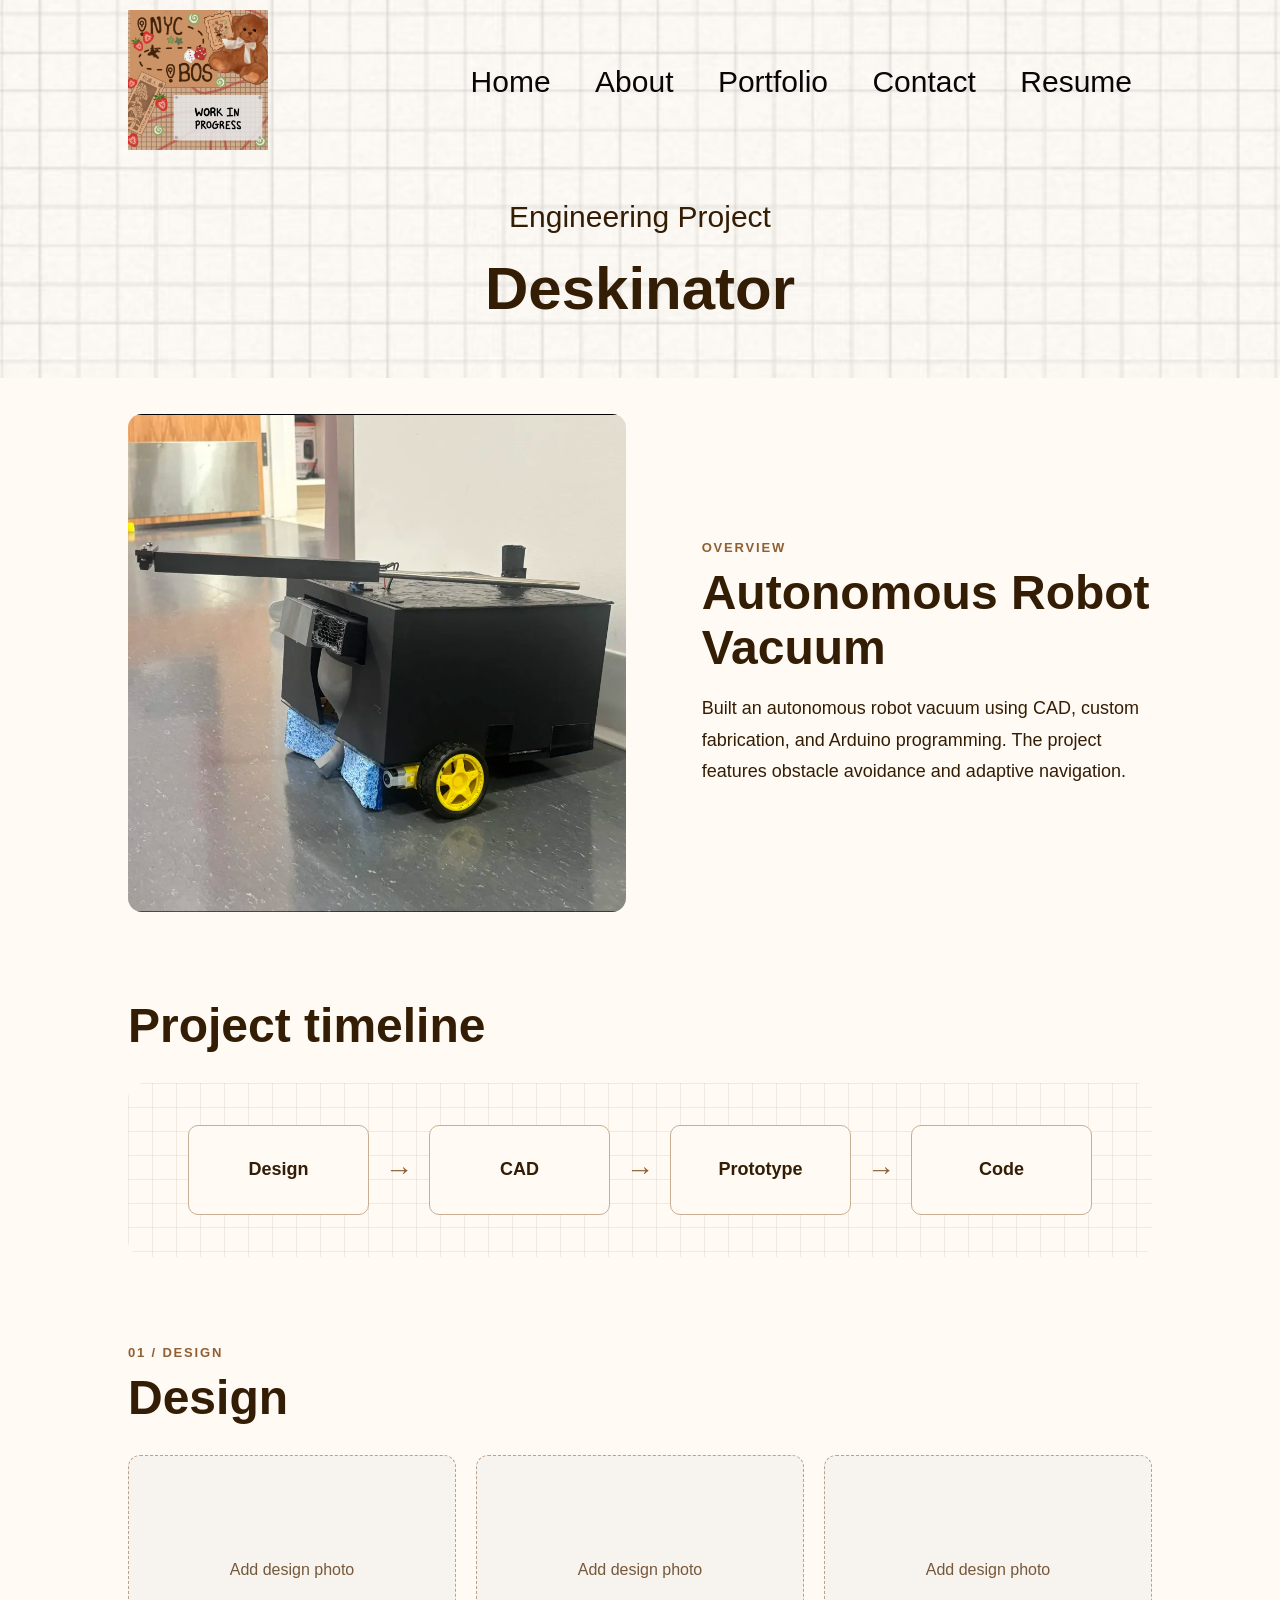
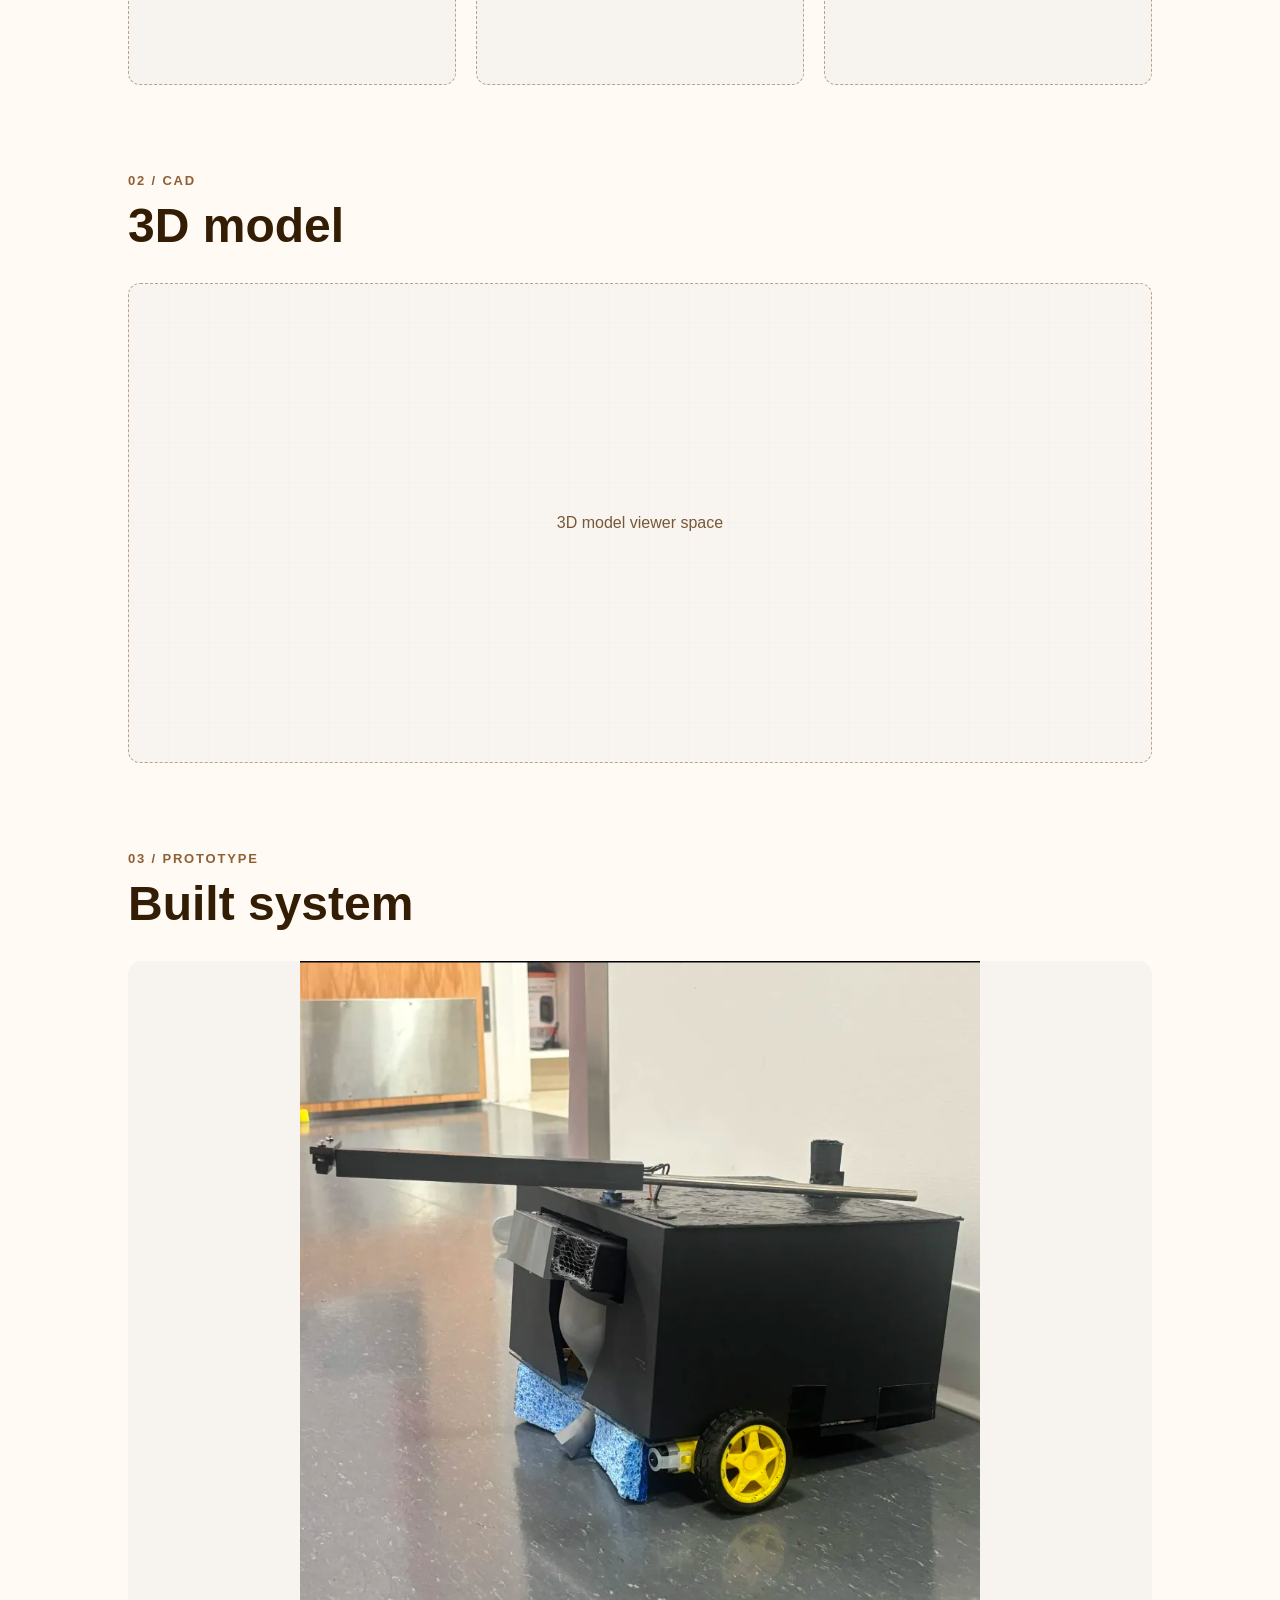
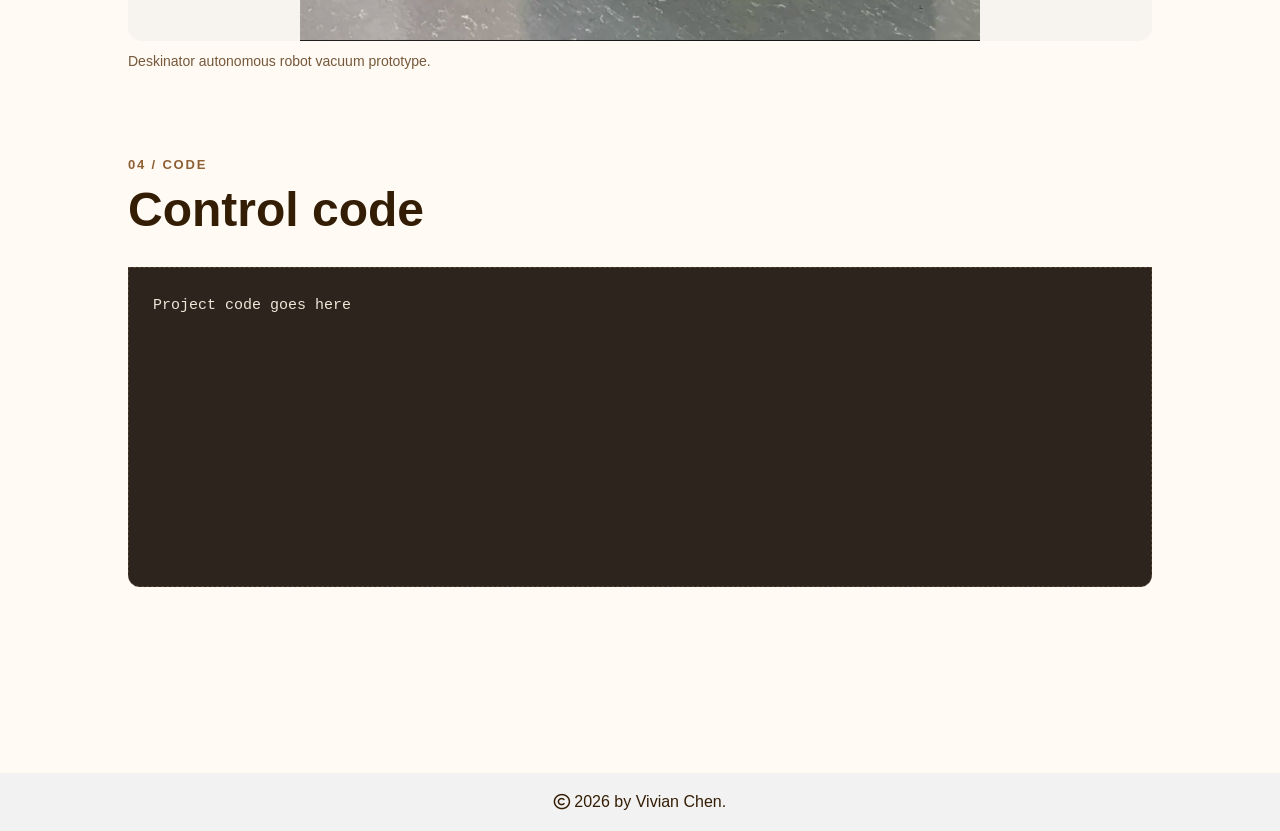
<file: projects/Deskinator.html>
<!DOCTYPE html>
<html lang="en">
<head>
    <meta charset="UTF-8">
    <meta name="viewport" content="width=device-width, initial-scale=1.0">
    <title>Deskinator | Vivian Chen</title>
    <link rel="stylesheet" href="../style.css">
    <link rel="stylesheet" href="https://cdnjs.cloudflare.com/ajax/libs/font-awesome/6.4.0/css/all.min.css">
</head>
<body class="project-page">
<header id="header" class="project-page-header">
    <div class="container">
        <nav>
            <a href="../index.html#header" aria-label="Vivian Chen home"><img src="../images/logo.png" class="logo" alt="Vivian Chen"></a>
            <ul id="sidemenu">
                <li><a href="../index.html#header">Home</a></li>
                <li><a href="../index.html#about">About</a></li>
                <li><a href="../index.html#portfolio">Portfolio</a></li>
                <li><a href="../index.html#contact">Contact</a></li>
                <li><a href="../resume.html">Resume</a></li>
                <i class="fa-solid fa-times" onclick="closemenu()" aria-label="Close menu"></i>
            </ul>
            <i class="fa-solid fa-bars" onclick="openmenu()" aria-label="Open menu"></i>
        </nav>
        <div class="header-text">
            <p>Engineering Project</p>
            <h1><span>Deskinator</span></h1>
        </div>
    </div>
</header>

<main class="container project-content">
    <section class="project-section project-intro" aria-labelledby="project-intro-title">
        <img class="project-intro-image" src="../images/EK210.png" alt="Deskinator autonomous robot vacuum prototype">
        <div class="project-copy">
            <span class="project-kicker">Overview</span>
            <h2 id="project-intro-title">Autonomous Robot Vacuum</h2>
            <p>Built an autonomous robot vacuum using CAD, custom fabrication, and Arduino programming. The project features obstacle avoidance and adaptive navigation.</p>
        </div>
    </section>

    <section class="project-section" aria-labelledby="project-timeline-title">
        <div class="project-section-heading"><h2 id="project-timeline-title">Project timeline</h2></div>
        <div class="project-timeline">
            <nav class="timeline-track" aria-label="Project stages">
                <a class="timeline-step" href="#design">Design</a><span class="timeline-arrow" aria-hidden="true">&rarr;</span>
                <a class="timeline-step" href="#cad">CAD</a><span class="timeline-arrow" aria-hidden="true">&rarr;</span>
                <a class="timeline-step" href="#prototype">Prototype</a><span class="timeline-arrow" aria-hidden="true">&rarr;</span>
                <a class="timeline-step" href="#code">Code</a>
            </nav>
        </div>
    </section>

    <section class="project-section" id="design" aria-labelledby="design-title">
        <div class="project-section-heading"><span class="project-kicker">01 / Design</span><h2 id="design-title">Design</h2></div>
        <div class="project-gallery" aria-label="Design photo placeholders">
            <div class="project-photo-placeholder" role="img" aria-label="Design photo placeholder"><span>Add design photo</span></div>
            <div class="project-photo-placeholder" role="img" aria-label="Second design photo placeholder"><span>Add design photo</span></div>
            <div class="project-photo-placeholder" role="img" aria-label="Third design photo placeholder"><span>Add design photo</span></div>
        </div>
    </section>

    <section class="project-section" id="cad" aria-labelledby="cad-title">
        <div class="project-section-heading"><span class="project-kicker">02 / CAD</span><h2 id="cad-title">3D model</h2></div>
        <figure class="project-model-figure"><div class="model-viewer-placeholder" role="img" aria-label="Placeholder for an embedded 3D CAD model">3D model viewer space</div></figure>
    </section>

    <section class="project-section" id="prototype" aria-labelledby="prototype-title">
        <div class="project-section-heading"><span class="project-kicker">03 / Prototype</span><h2 id="prototype-title">Built system</h2></div>
        <figure class="project-prototype-figure">
            <img class="project-prototype-image" src="../images/EK210.png" alt="Deskinator autonomous robot vacuum prototype">
            <figcaption>Deskinator autonomous robot vacuum prototype.</figcaption>
        </figure>
    </section>

    <section class="project-section" id="code" aria-labelledby="code-title">
        <div class="project-section-heading"><span class="project-kicker">04 / Code</span><h2 id="code-title">Control code</h2></div>
        <pre class="code-placeholder"><code>Project code goes here</code></pre>
    </section>
</main>

<footer class="copyright"><p><i class="fa-regular fa-copyright"></i> 2026 by Vivian Chen.</p></footer>
<script>
    const sidemenu = document.getElementById('sidemenu');
    function openmenu(){ sidemenu.style.right = '0'; }
    function closemenu(){ sidemenu.style.right = '-200px'; }
</script>
</body>
</html>
</file>
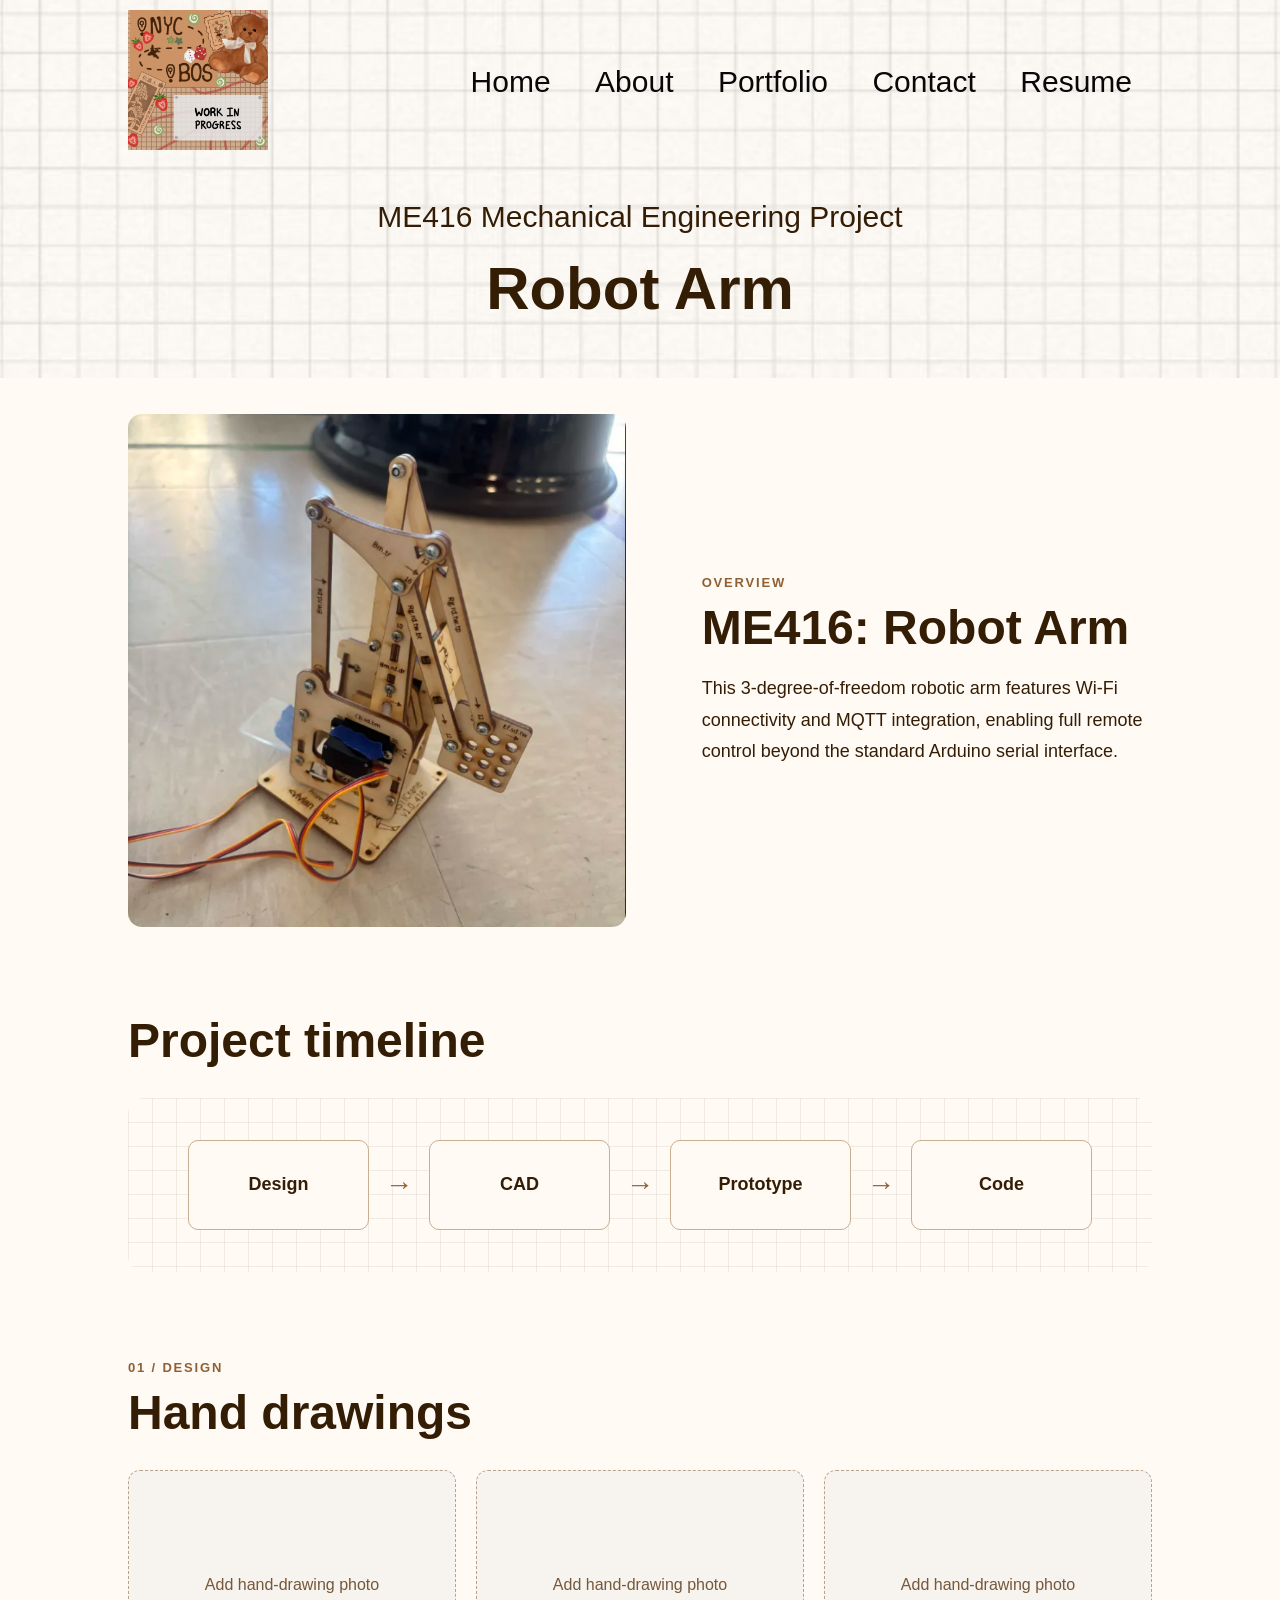
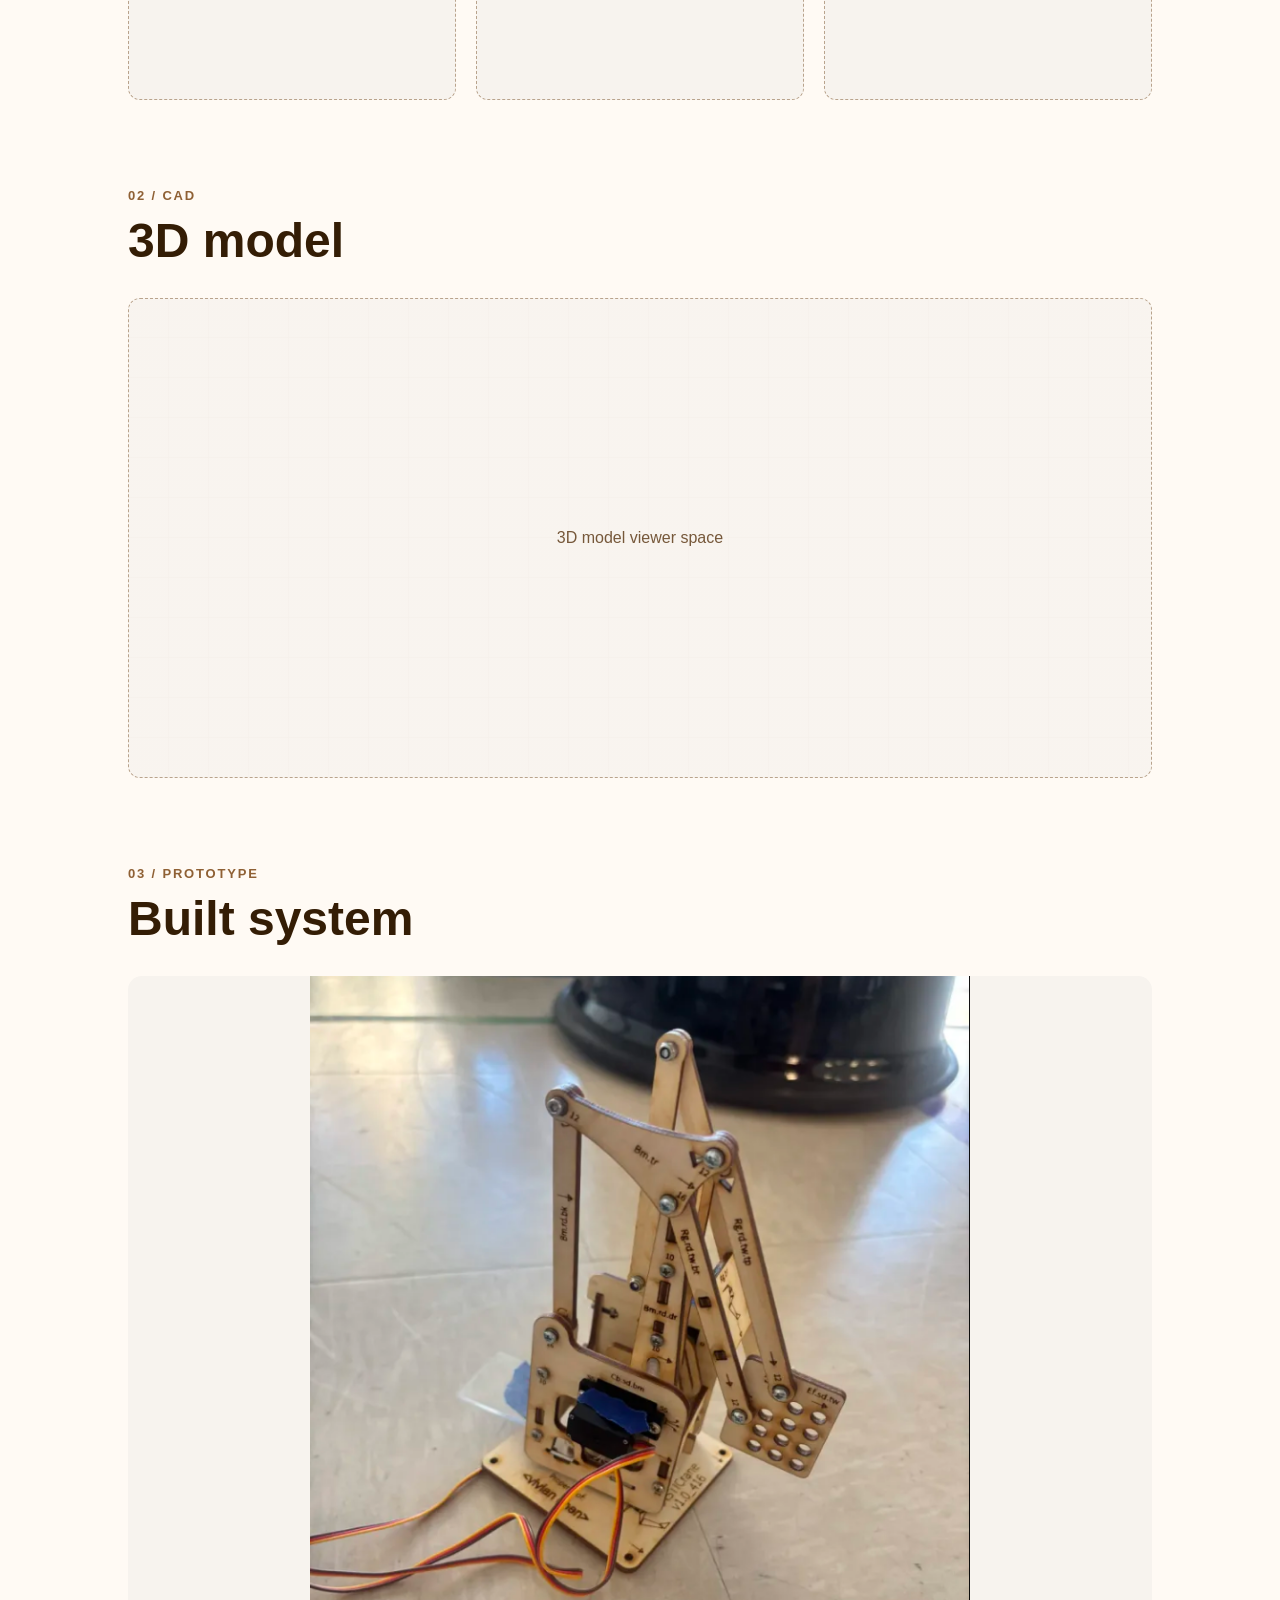
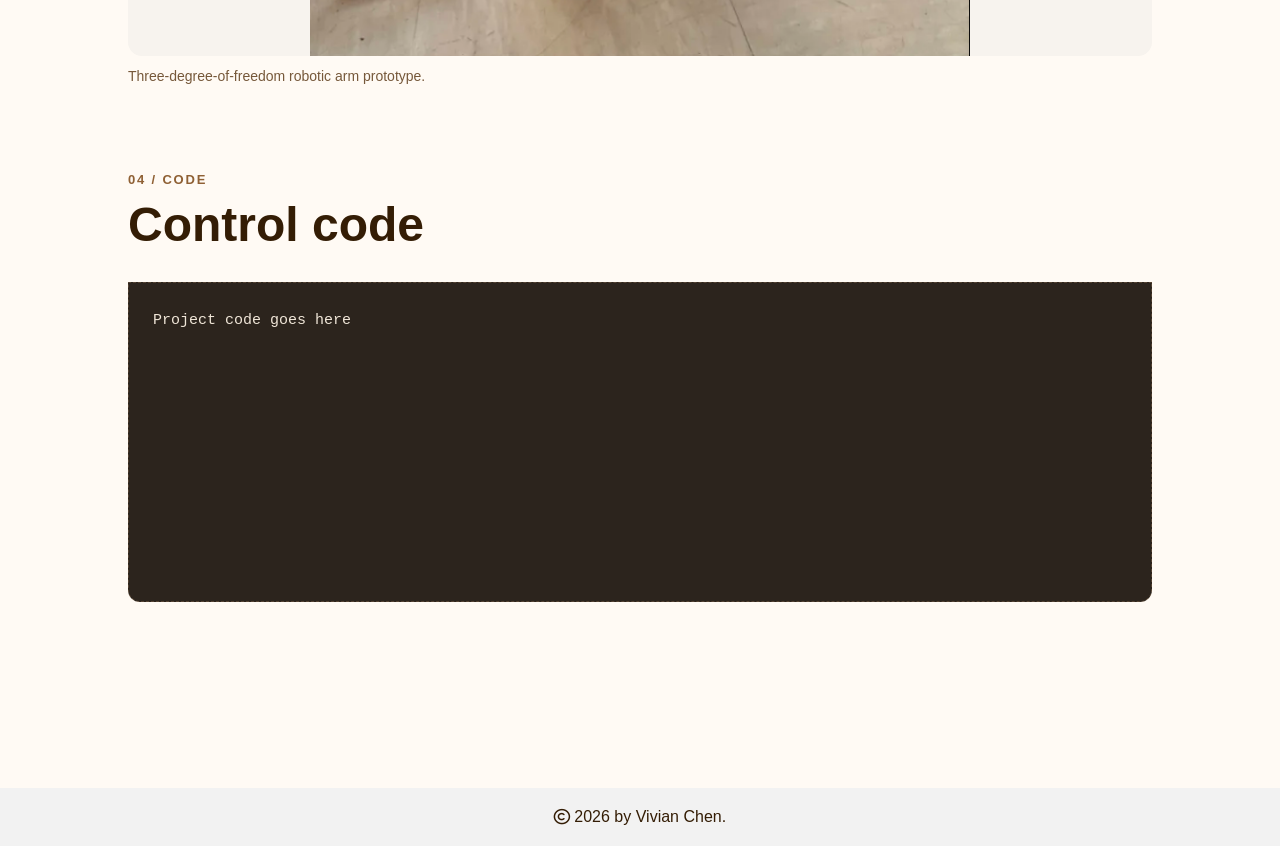
<file: projects/ME416_RobotArm.html>
<!DOCTYPE html>
<html lang="en">
<head>
    <meta charset="UTF-8">
    <meta name="viewport" content="width=device-width, initial-scale=1.0">
    <title>ME416 Robot Arm | Vivian Chen</title>
    <link rel="stylesheet" href="../style.css">
    <link rel="stylesheet" href="https://cdnjs.cloudflare.com/ajax/libs/font-awesome/6.4.0/css/all.min.css">
</head>
<body class="project-page">
<header id="header" class="project-page-header">
    <div class="container">
        <nav>
            <a href="../index.html#header" aria-label="Vivian Chen home">
                <img src="../images/logo.png" class="logo" alt="Vivian Chen">
            </a>
            <ul id="sidemenu">
                <li><a href="../index.html#header">Home</a></li>
                <li><a href="../index.html#about">About</a></li>
                <li><a href="../index.html#portfolio">Portfolio</a></li>
                <li><a href="../index.html#contact">Contact</a></li>
                <li><a href="../resume.html">Resume</a></li>
                <i class="fa-solid fa-times" onclick="closemenu()" aria-label="Close menu"></i>
            </ul>
            <i class="fa-solid fa-bars" onclick="openmenu()" aria-label="Open menu"></i>
        </nav>
        <div class="header-text">
            <p>ME416 Mechanical Engineering Project</p>
            <h1><span>Robot Arm</span></h1>
        </div>
    </div>
</header>

<main class="container project-content">
    <section class="project-section project-intro" aria-labelledby="project-intro-title">
        <img class="project-intro-image" src="../images/robot_arm.png" alt="Three-degree-of-freedom robotic arm prototype">
        <div class="project-copy">
            <span class="project-kicker">Overview</span>
            <h2 id="project-intro-title">ME416: Robot Arm</h2>
            <p>This 3-degree-of-freedom robotic arm features Wi-Fi connectivity and MQTT integration, enabling full remote control beyond the standard Arduino serial interface.</p>
        </div>
    </section>

    <section class="project-section" aria-labelledby="project-timeline-title">
        <div class="project-section-heading">
            <h2 id="project-timeline-title">Project timeline</h2>
        </div>
        <div class="project-timeline">
            <nav class="timeline-track" aria-label="Project stages">
                <a class="timeline-step" href="#design">Design</a>
                <span class="timeline-arrow" aria-hidden="true">&rarr;</span>
                <a class="timeline-step" href="#cad">CAD</a>
                <span class="timeline-arrow" aria-hidden="true">&rarr;</span>
                <a class="timeline-step" href="#prototype">Prototype</a>
                <span class="timeline-arrow" aria-hidden="true">&rarr;</span>
                <a class="timeline-step" href="#code">Code</a>
            </nav>
        </div>
    </section>

    <section class="project-section" id="design" aria-labelledby="design-title">
        <div class="project-section-heading">
            <span class="project-kicker">01 / Design</span>
            <h2 id="design-title">Hand drawings</h2>
        </div>
        <div class="project-gallery" aria-label="Hand-drawing photo placeholders">
            <div class="project-photo-placeholder" role="img" aria-label="Placeholder for a hand-drawing photo"><span>Add hand-drawing photo</span></div>
            <div class="project-photo-placeholder" role="img" aria-label="Placeholder for a second hand-drawing photo"><span>Add hand-drawing photo</span></div>
            <div class="project-photo-placeholder" role="img" aria-label="Placeholder for a third hand-drawing photo"><span>Add hand-drawing photo</span></div>
        </div>
    </section>

    <section class="project-section" id="cad" aria-labelledby="cad-title">
        <div class="project-section-heading">
            <span class="project-kicker">02 / CAD</span>
            <h2 id="cad-title">3D model</h2>
        </div>
        <figure class="project-model-figure">
            <div class="model-viewer-placeholder" role="img" aria-label="Placeholder for an embedded 3D CAD model">3D model viewer space</div>
        </figure>
    </section>

    <section class="project-section" id="prototype" aria-labelledby="prototype-title">
        <div class="project-section-heading">
            <span class="project-kicker">03 / Prototype</span>
            <h2 id="prototype-title">Built system</h2>
        </div>
        <figure class="project-prototype-figure">
            <img class="project-prototype-image" src="../images/robot_arm.png" alt="Three-degree-of-freedom robotic arm prototype">
            <figcaption>Three-degree-of-freedom robotic arm prototype.</figcaption>
        </figure>
    </section>

    <section class="project-section" id="code" aria-labelledby="code-title">
        <div class="project-section-heading">
            <span class="project-kicker">04 / Code</span>
            <h2 id="code-title">Control code</h2>
        </div>
        <pre class="code-placeholder"><code>Project code goes here</code></pre>
    </section>
</main>

<footer class="copyright">
    <p><i class="fa-regular fa-copyright"></i> 2026 by Vivian Chen.</p>
</footer>

<script>
    const sidemenu = document.getElementById('sidemenu');

    function openmenu(){
        sidemenu.style.right = '0';
    }

    function closemenu(){
        sidemenu.style.right = '-200px';
    }
</script>
</body>
</html>
</file>
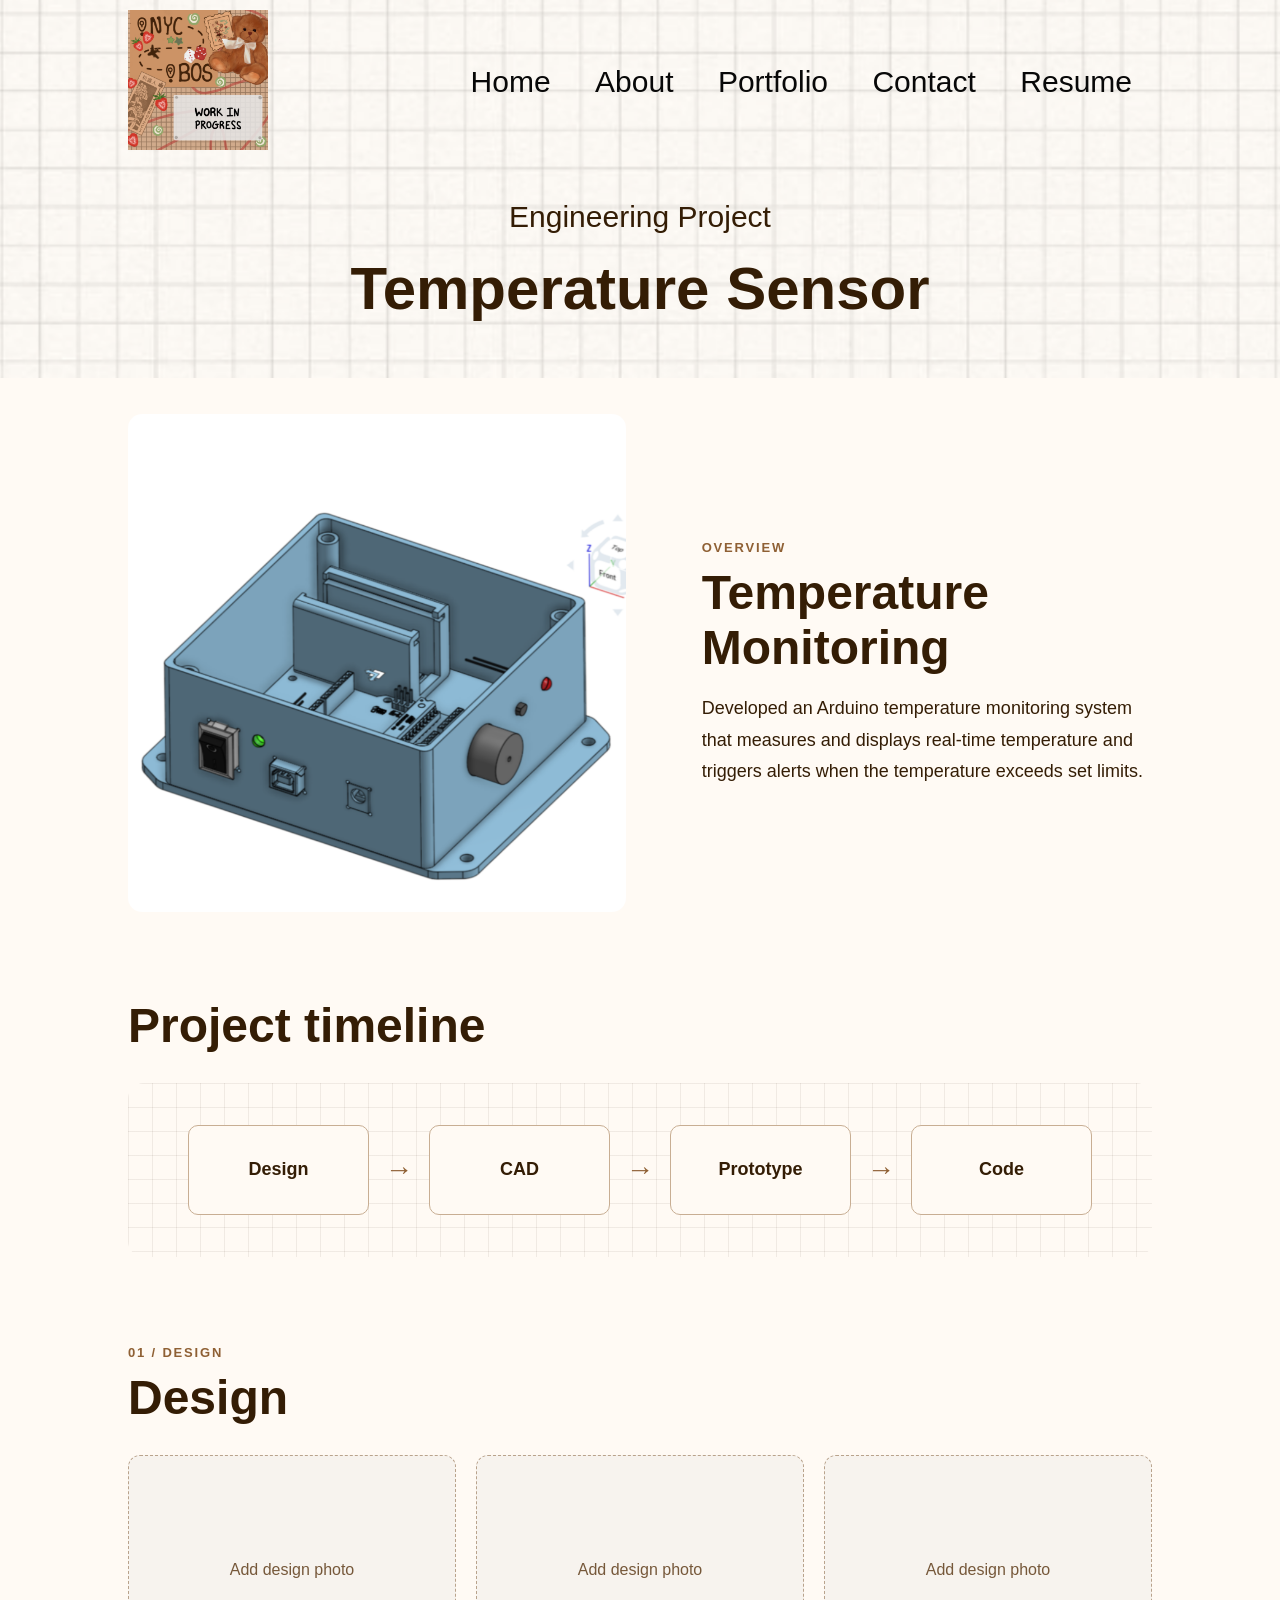
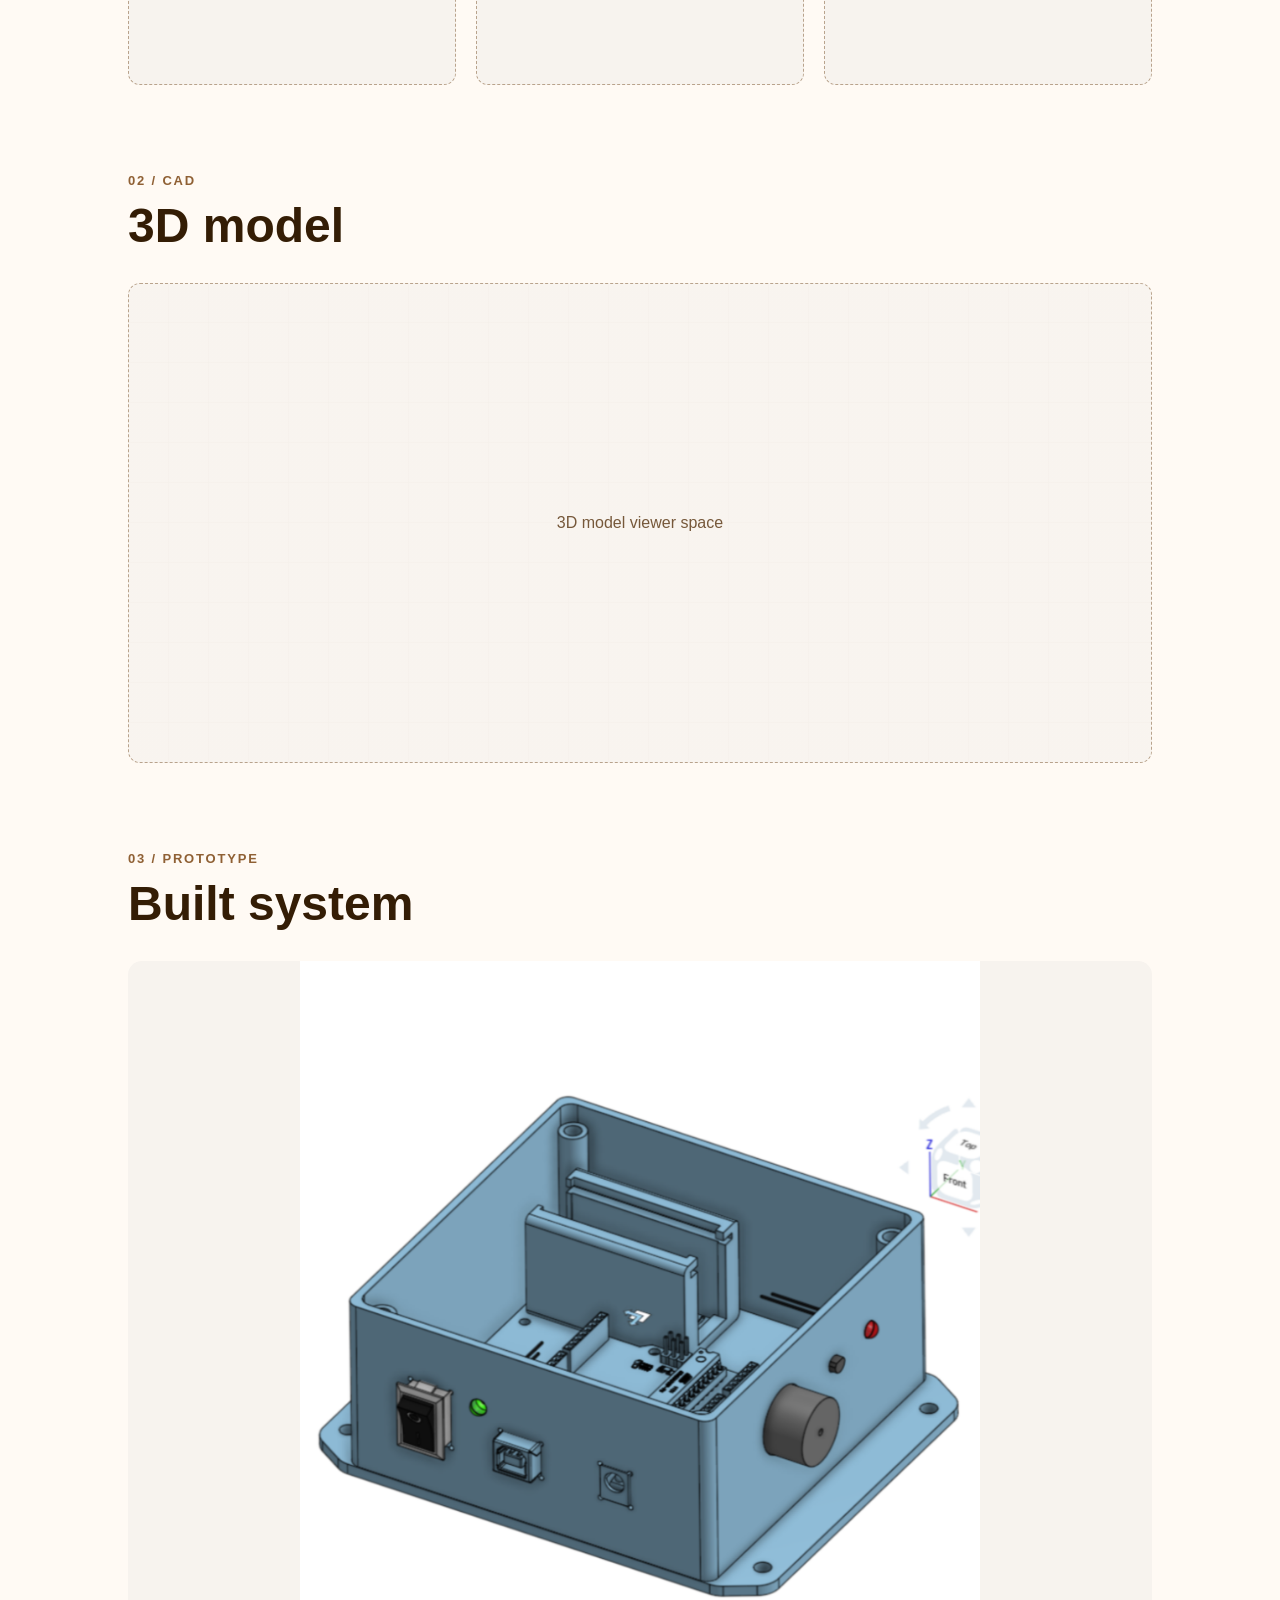
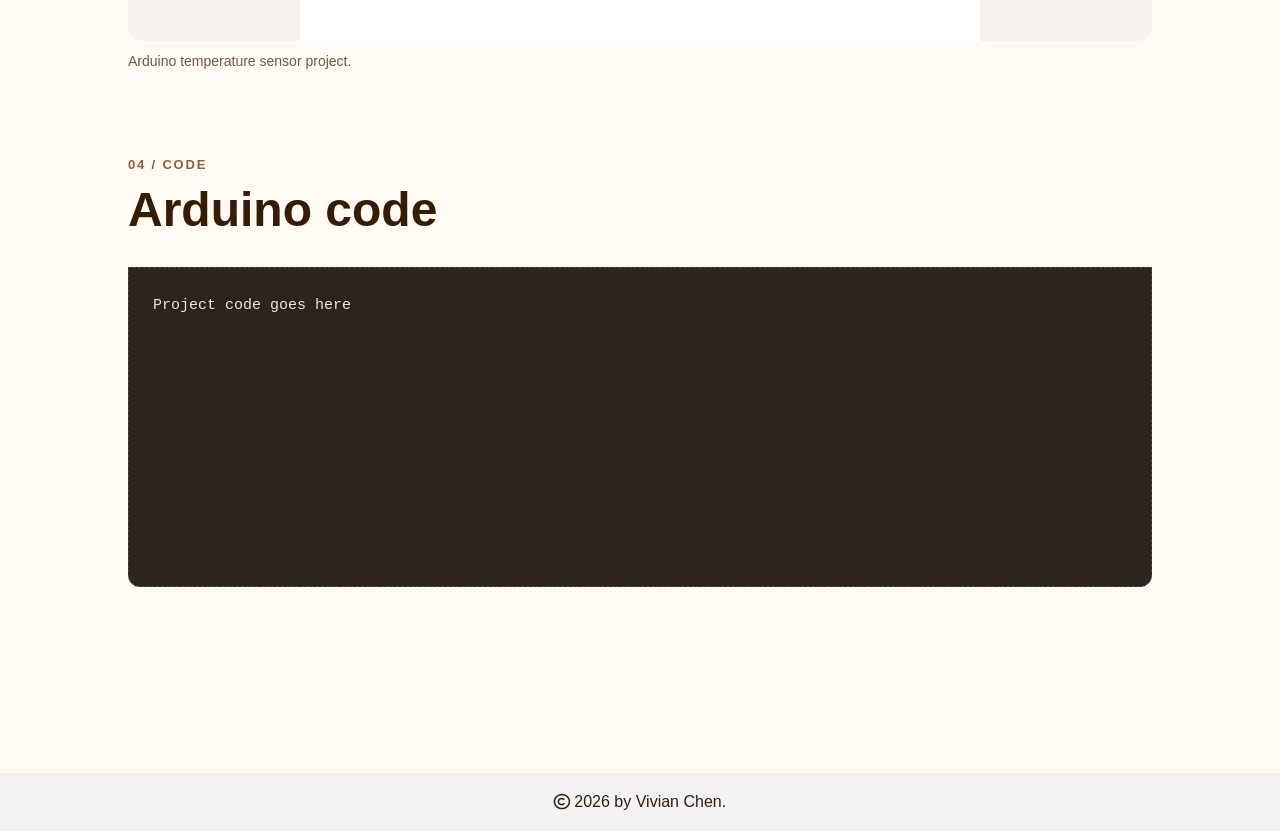
<file: projects/Temperature_Sensor.html>
<!DOCTYPE html>
<html lang="en">
<head>
    <meta charset="UTF-8">
    <meta name="viewport" content="width=device-width, initial-scale=1.0">
    <title>Temperature Sensor | Vivian Chen</title>
    <link rel="stylesheet" href="../style.css">
    <link rel="stylesheet" href="https://cdnjs.cloudflare.com/ajax/libs/font-awesome/6.4.0/css/all.min.css">
</head>
<body class="project-page">
<header id="header" class="project-page-header">
    <div class="container">
        <nav>
            <a href="../index.html#header" aria-label="Vivian Chen home"><img src="../images/logo.png" class="logo" alt="Vivian Chen"></a>
            <ul id="sidemenu">
                <li><a href="../index.html#header">Home</a></li>
                <li><a href="../index.html#about">About</a></li>
                <li><a href="../index.html#portfolio">Portfolio</a></li>
                <li><a href="../index.html#contact">Contact</a></li>
                <li><a href="../resume.html">Resume</a></li>
                <i class="fa-solid fa-times" onclick="closemenu()" aria-label="Close menu"></i>
            </ul>
            <i class="fa-solid fa-bars" onclick="openmenu()" aria-label="Open menu"></i>
        </nav>
        <div class="header-text">
            <p>Engineering Project</p>
            <h1><span>Temperature Sensor</span></h1>
        </div>
    </div>
</header>

<main class="container project-content">
    <section class="project-section project-intro" aria-labelledby="project-intro-title">
        <img class="project-intro-image" src="../images/EK131.png" alt="Arduino temperature sensor project">
        <div class="project-copy">
            <span class="project-kicker">Overview</span>
            <h2 id="project-intro-title">Temperature Monitoring</h2>
            <p>Developed an Arduino temperature monitoring system that measures and displays real-time temperature and triggers alerts when the temperature exceeds set limits.</p>
        </div>
    </section>

    <section class="project-section" aria-labelledby="project-timeline-title">
        <div class="project-section-heading"><h2 id="project-timeline-title">Project timeline</h2></div>
        <div class="project-timeline">
            <nav class="timeline-track" aria-label="Project stages">
                <a class="timeline-step" href="#design">Design</a><span class="timeline-arrow" aria-hidden="true">&rarr;</span>
                <a class="timeline-step" href="#cad">CAD</a><span class="timeline-arrow" aria-hidden="true">&rarr;</span>
                <a class="timeline-step" href="#prototype">Prototype</a><span class="timeline-arrow" aria-hidden="true">&rarr;</span>
                <a class="timeline-step" href="#code">Code</a>
            </nav>
        </div>
    </section>

    <section class="project-section" id="design" aria-labelledby="design-title">
        <div class="project-section-heading"><span class="project-kicker">01 / Design</span><h2 id="design-title">Design</h2></div>
        <div class="project-gallery" aria-label="Design photo placeholders">
            <div class="project-photo-placeholder" role="img" aria-label="Design photo placeholder"><span>Add design photo</span></div>
            <div class="project-photo-placeholder" role="img" aria-label="Second design photo placeholder"><span>Add design photo</span></div>
            <div class="project-photo-placeholder" role="img" aria-label="Third design photo placeholder"><span>Add design photo</span></div>
        </div>
    </section>

    <section class="project-section" id="cad" aria-labelledby="cad-title">
        <div class="project-section-heading"><span class="project-kicker">02 / CAD</span><h2 id="cad-title">3D model</h2></div>
        <figure class="project-model-figure"><div class="model-viewer-placeholder" role="img" aria-label="Placeholder for an embedded 3D CAD model">3D model viewer space</div></figure>
    </section>

    <section class="project-section" id="prototype" aria-labelledby="prototype-title">
        <div class="project-section-heading"><span class="project-kicker">03 / Prototype</span><h2 id="prototype-title">Built system</h2></div>
        <figure class="project-prototype-figure">
            <img class="project-prototype-image" src="../images/EK131.png" alt="Arduino temperature sensor project">
            <figcaption>Arduino temperature sensor project.</figcaption>
        </figure>
    </section>

    <section class="project-section" id="code" aria-labelledby="code-title">
        <div class="project-section-heading"><span class="project-kicker">04 / Code</span><h2 id="code-title">Arduino code</h2></div>
        <pre class="code-placeholder"><code>Project code goes here</code></pre>
    </section>
</main>

<footer class="copyright"><p><i class="fa-regular fa-copyright"></i> 2026 by Vivian Chen.</p></footer>
<script>
    const sidemenu = document.getElementById('sidemenu');
    function openmenu(){ sidemenu.style.right = '0'; }
    function closemenu(){ sidemenu.style.right = '-200px'; }
</script>
</body>
</html>
</file>
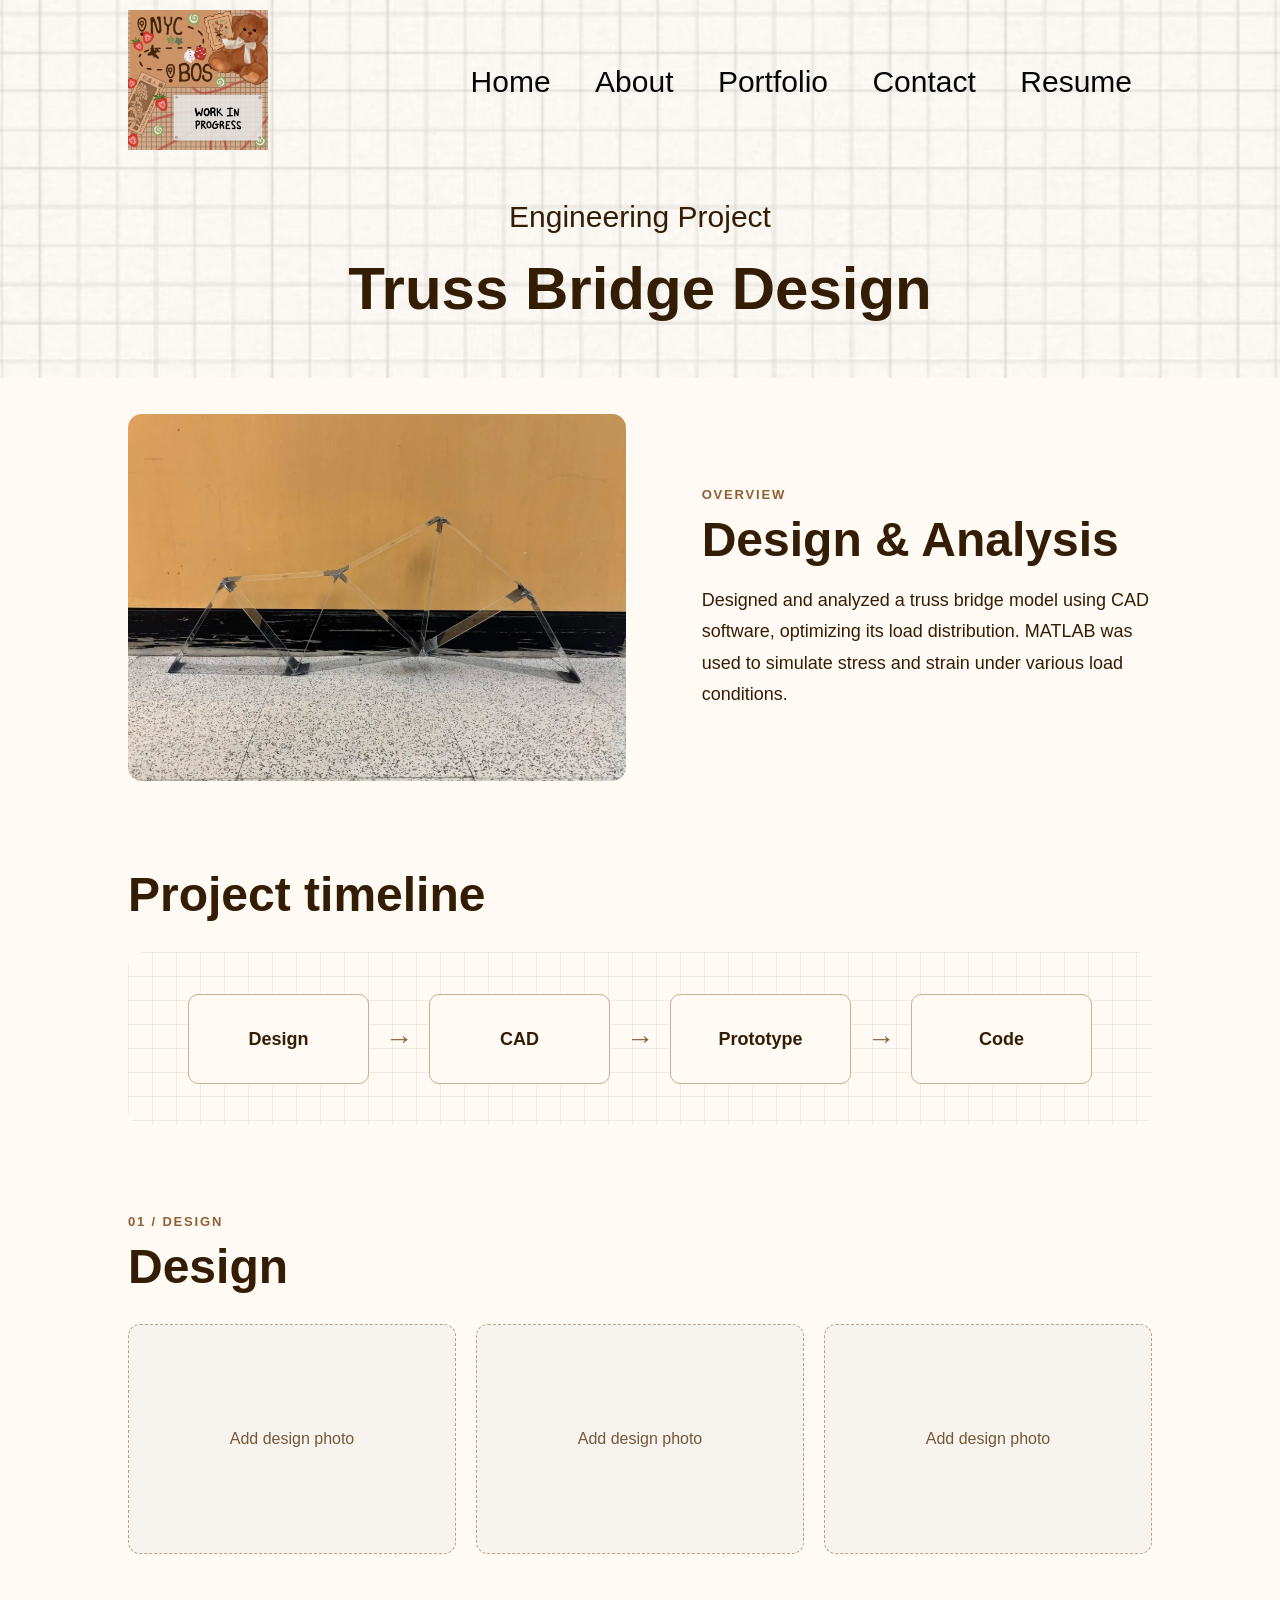
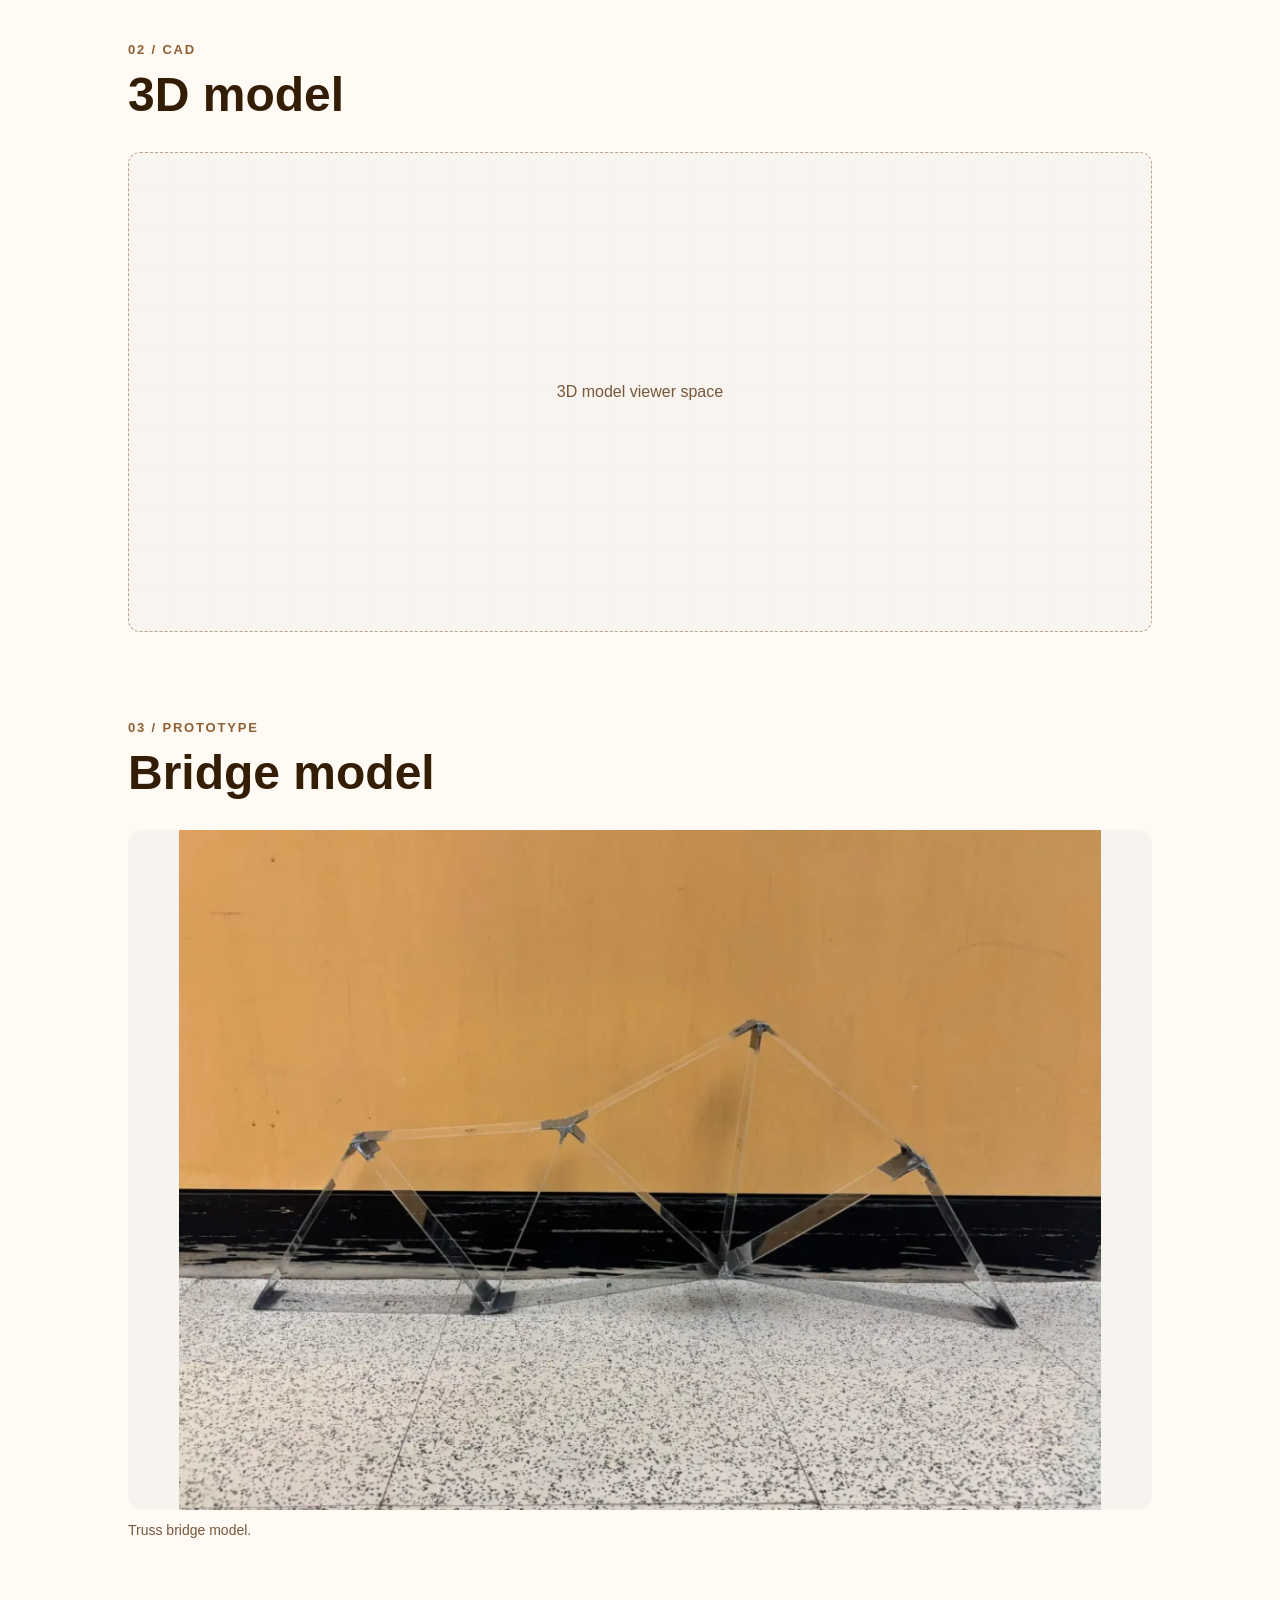
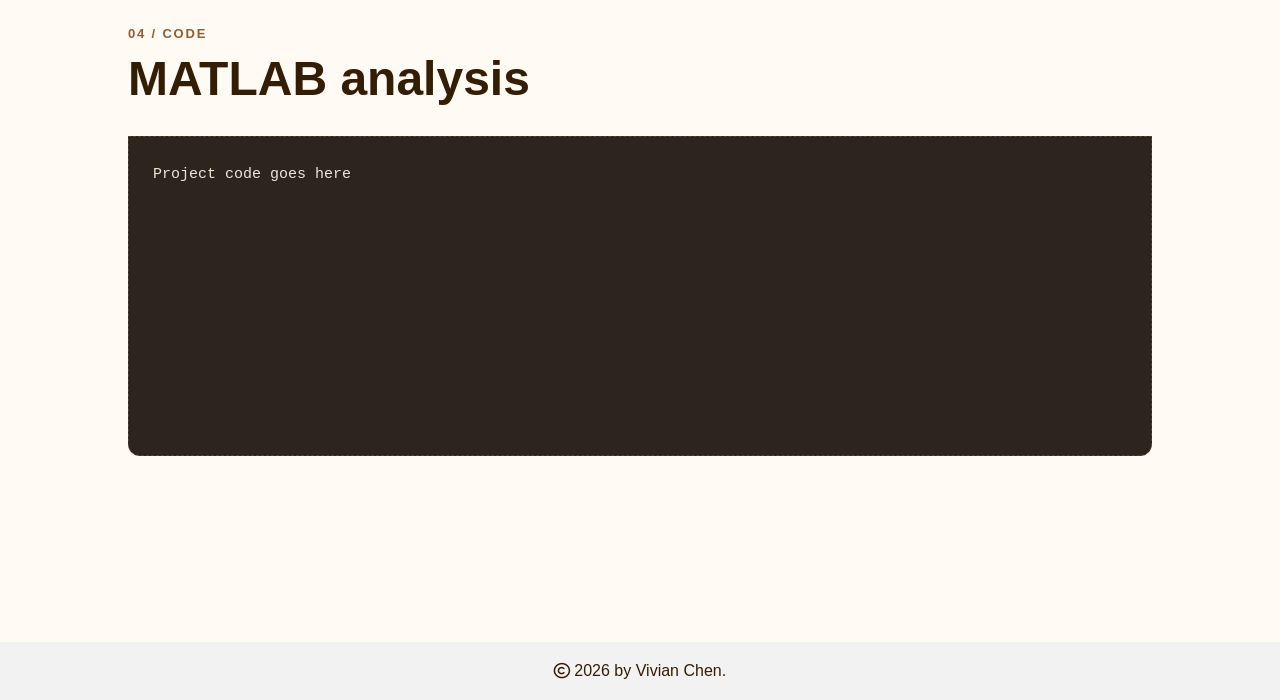
<file: projects/Truss_Bridge_Design.html>
<!DOCTYPE html>
<html lang="en">
<head>
    <meta charset="UTF-8">
    <meta name="viewport" content="width=device-width, initial-scale=1.0">
    <title>Truss Bridge Design | Vivian Chen</title>
    <link rel="stylesheet" href="../style.css">
    <link rel="stylesheet" href="https://cdnjs.cloudflare.com/ajax/libs/font-awesome/6.4.0/css/all.min.css">
</head>
<body class="project-page">
<header id="header" class="project-page-header">
    <div class="container">
        <nav>
            <a href="../index.html#header" aria-label="Vivian Chen home"><img src="../images/logo.png" class="logo" alt="Vivian Chen"></a>
            <ul id="sidemenu">
                <li><a href="../index.html#header">Home</a></li>
                <li><a href="../index.html#about">About</a></li>
                <li><a href="../index.html#portfolio">Portfolio</a></li>
                <li><a href="../index.html#contact">Contact</a></li>
                <li><a href="../resume.html">Resume</a></li>
                <i class="fa-solid fa-times" onclick="closemenu()" aria-label="Close menu"></i>
            </ul>
            <i class="fa-solid fa-bars" onclick="openmenu()" aria-label="Open menu"></i>
        </nav>
        <div class="header-text">
            <p>Engineering Project</p>
            <h1><span>Truss Bridge Design</span></h1>
        </div>
    </div>
</header>

<main class="container project-content">
    <section class="project-section project-intro" aria-labelledby="project-intro-title">
        <img class="project-intro-image" src="../images/truss.png" alt="Truss bridge model">
        <div class="project-copy">
            <span class="project-kicker">Overview</span>
            <h2 id="project-intro-title">Design &amp; Analysis</h2>
            <p>Designed and analyzed a truss bridge model using CAD software, optimizing its load distribution. MATLAB was used to simulate stress and strain under various load conditions.</p>
        </div>
    </section>

    <section class="project-section" aria-labelledby="project-timeline-title">
        <div class="project-section-heading"><h2 id="project-timeline-title">Project timeline</h2></div>
        <div class="project-timeline">
            <nav class="timeline-track" aria-label="Project stages">
                <a class="timeline-step" href="#design">Design</a><span class="timeline-arrow" aria-hidden="true">&rarr;</span>
                <a class="timeline-step" href="#cad">CAD</a><span class="timeline-arrow" aria-hidden="true">&rarr;</span>
                <a class="timeline-step" href="#prototype">Prototype</a><span class="timeline-arrow" aria-hidden="true">&rarr;</span>
                <a class="timeline-step" href="#code">Code</a>
            </nav>
        </div>
    </section>

    <section class="project-section" id="design" aria-labelledby="design-title">
        <div class="project-section-heading"><span class="project-kicker">01 / Design</span><h2 id="design-title">Design</h2></div>
        <div class="project-gallery" aria-label="Design photo placeholders">
            <div class="project-photo-placeholder" role="img" aria-label="Design photo placeholder"><span>Add design photo</span></div>
            <div class="project-photo-placeholder" role="img" aria-label="Second design photo placeholder"><span>Add design photo</span></div>
            <div class="project-photo-placeholder" role="img" aria-label="Third design photo placeholder"><span>Add design photo</span></div>
        </div>
    </section>

    <section class="project-section" id="cad" aria-labelledby="cad-title">
        <div class="project-section-heading"><span class="project-kicker">02 / CAD</span><h2 id="cad-title">3D model</h2></div>
        <figure class="project-model-figure"><div class="model-viewer-placeholder" role="img" aria-label="Placeholder for an embedded 3D CAD model">3D model viewer space</div></figure>
    </section>

    <section class="project-section" id="prototype" aria-labelledby="prototype-title">
        <div class="project-section-heading"><span class="project-kicker">03 / Prototype</span><h2 id="prototype-title">Bridge model</h2></div>
        <figure class="project-prototype-figure">
            <img class="project-prototype-image" src="../images/truss.png" alt="Truss bridge model">
            <figcaption>Truss bridge model.</figcaption>
        </figure>
    </section>

    <section class="project-section" id="code" aria-labelledby="code-title">
        <div class="project-section-heading"><span class="project-kicker">04 / Code</span><h2 id="code-title">MATLAB analysis</h2></div>
        <pre class="code-placeholder"><code>Project code goes here</code></pre>
    </section>
</main>

<footer class="copyright"><p><i class="fa-regular fa-copyright"></i> 2026 by Vivian Chen.</p></footer>
<script>
    const sidemenu = document.getElementById('sidemenu');
    function openmenu(){ sidemenu.style.right = '0'; }
    function closemenu(){ sidemenu.style.right = '-200px'; }
</script>
</body>
</html>
</file>
<file: style.css>
*{
    margin: 0;
    padding: 0;
    font-family: Arial, Helvetica, sans-serif;
    box-sizing: border-box;
}
html{
    scroll-behavior: smooth;
}
body{
    background: #fff; /*bg color of the website*/
    color: #080808; /*color of the font*/
}

#header{
    width: 100%;
    height: 60vh;
    background-image: url(images/bgimg.png);
    background-size: cover;
    background-position: center;
    background-attachment: fixed;
}
#header .container{
    height: 100%;
    display: flex;
    flex-direction: column;
}
 .container{
    padding: 10px 10%;
}

nav{
    display: flex; 
    align-items: center;
    justify-content: space-between;
    flex-wrap: wrap;
}
 .logo{
    width: 140px;
 }
 nav ul li{
    display: inline-block;
    list-style: none;
    margin: 10px 20px;
 }
  nav ul li a{
    color: #080808;
    text-decoration: none;
    font-size: 30px;
    position: relative;
  }
  nav ul li a::after{
    content: ''; /*not sure if i like the underline*/
    width: 0;
    height: 3px;
    background: #341d05;
    position: absolute;
    left: 0;
    bottom: -6px;
    transition: 0.5s;
  }
nav ul li a:hover:after{
    width: 100%;
}
.header-text{
    flex: 1;
    display: flex;
    flex-direction: column;
    justify-content: center;
    align-items: center;
    text-align: center;
    font-size: 30px;
}
.header-text h1{
    font-size: 60px;
    margin-top: 20px;
}
.header-text h1 span{
    color: #341d05;
}
.header-contact{
    margin-top: 10px;
    font-size: 20px;
    color: #341d05;
    letter-spacing: 0.02em;
}
.resume-header-text {
    justify-content: center;
    padding-top: 0;
    margin-top: 0;
    gap: 0;
}
.resume-header-text p {
    margin-bottom: 0;
    font-size: 30px;
}
.resume-header-text h1 {
    margin-top: 0;
    line-height: 1;
    font-size: 60px;
}
.resume-content {
    padding-top: 30px;
    padding-bottom: 40px;
}
.pdf-container {
    width: 100%;
    height: 800px;
    background: #f7f3ee;
    border: 1px solid #e7dcc7;
    border-radius: 12px;
    overflow: hidden;
    position: relative;
    margin-bottom: 40px;
}
.pdf-container iframe {
    width: 100%;
    height: 100%;
    border: none;
    background: #fff;
}
.pdf-placeholder {
    position: absolute;
    inset: 0;
    display: flex;
    align-items: center;
    justify-content: center;
    text-align: center;
    color: #341d05;
    font-size: 22px;
    font-weight: 600;
    background: rgba(247, 243, 238, 0.9);
    margin: 0;
}
/*---------------about---------------*/
#about{
    padding: 80px 0;
    color: #341d05;
}
.row{
    display: flex;
    justify-content: space-between;
    flex-wrap: wrap;
}

.about-col-1{
    flex-basis: 40%;
    display: flex;
    flex-direction: column;
    align-items: center;
}
.about-col-1 img{
    width: 70%;
    border-radius: 15px;
    display: block;
}
.resume-btn{
    display: block;
    margin: 20px auto 0;
    width: fit-content;
    border: 1px solid #341d05;
    padding: 14px 50px;
    border-radius: 6px;
    text-decoration: none;
    color: #341d05;
    background: transparent;
    transition: 0.5s;
    text-align: center;
}
.resume-btn:hover{
    background: #341d05;
    color: #fff;
}
.contact-resume-btn{
    margin: 20px 0 0;
}
.about-col-2{
    flex-basis: 60%;
}

.sub-title {
    font-size: 60px;
    font-weight: 600;
    color: #341d05;
}

.tab-titles {
    display: flex;
    margin: 20px 0 40px;
}
.tab-links{
    margin-right: 50px;
    font-size: 18px;
    font-weight: 500;
    cursor: pointer;
    position: relative;
}
.tab-links::after {
    content: '';
    width: 0;
    height: 3px;
    background: #341d05;
    position: absolute;
    left: 0;
    bottom: -8px;
    transition: 0.5s;
}

.tab-links.active-link::after{
    width: 50%;
}

.tab-contents ul li{
    list-style: none;
    margin: 15px 0;
}
.experience-item {
    display: block;
}
.experience-row {
    display: flex;
    align-items: flex-start;
    gap: 12px;
}
.experience-copy {
    flex: 1;
}
.company-logo {
    width: 78px;
    height: 78px;
    object-fit: cover;
    border-radius: 12px;
    display: inline-block;
    flex-shrink: 0;
    background: #f5f0ea;
    border: 1px solid rgba(52, 29, 5, 0.08);
}
.tab-contents ul li span{
    color: #341d05;
    font-size: 18px;
}
.hobby-grid {
    display: grid;
    grid-template-columns: repeat(3, minmax(0, 1fr));
    gap: 20px;
}
.hobby-card {
    display: block;
    background: #f7f3ee;
    border: 1px solid rgba(52, 29, 5, 0.12);
    border-radius: 12px;
    overflow: hidden;
    box-shadow: 0 2px 12px rgba(52, 29, 5, 0.05);
    text-decoration: none;
    color: inherit;
    transition: transform 0.25s ease, box-shadow 0.25s ease;
}
.hobby-card:hover {
    transform: translateY(-4px);
    box-shadow: 0 8px 20px rgba(52, 29, 5, 0.1);
}
.hobby-card img {
    display: block;
    width: 100%;
    height: 180px;
    object-fit: cover;
}
.hobby-info {
    padding: 16px 18px 20px;
}
.hobby-info span {
    display: block;
    color: #341d05;
    font-size: 18px;
    font-weight: 700;
    margin-bottom: 8px;
}
.hobby-info p {
    margin: 0;
    line-height: 1.5;
    color: #341d05;
}
.hobby-click-text {
    margin-top: 18px;
    font-size: 14px;
    font-weight: 600;
    letter-spacing: 0.04em;
    color: #341d05;
    text-align: center;
}
.gallery-page {
    background: #fffaf4;
    min-height: 100vh;
    color: #341d05;
}
.gallery-page .container {
    padding-top: 50px;
    padding-bottom: 60px;
}
.gallery-back {
    display: inline-block;
    margin-bottom: 20px;
    color: #341d05;
    text-decoration: none;
    font-weight: 600;
    border: 1px solid #341d05;
    border-radius: 6px;
    padding: 10px 16px;
    transition: 0.3s ease;
}
.gallery-back:hover {
    background: #341d05;
    color: #fff;
    text-decoration: none;
}
.gallery-grid {
    display: grid;
    grid-template-columns: repeat(3, minmax(0, 1fr));
    gap: 40px;
    margin-top: 30px;
}
.gallery-card {
    border-radius: 10px;
    position: relative;
    overflow: hidden;
    background: #f7f3ee;
}
.gallery-card img {
    display: block;
    width: 100%;
    height: 100%;
    min-height: 220px;
    object-fit: cover;
    border-radius: 10px;
    transition: transform 0.5s;
}
.gallery-card .layer {
    width: 100%;
    height: 0;
    background: linear-gradient(rgba(255, 255, 255, 0.1), #fff);
    border-radius: 10px;
    position: absolute;
    left: 0;
    bottom: 0;
    overflow: hidden;
    display: flex;
    align-items: center;
    justify-content: center;
    flex-direction: column;
    padding: 0 40px;
    text-align: center;
    font-size: 14px;
    transition: height 0.5s;
}
.gallery-card .layer h3 {
    font-weight: 500;
    margin-bottom: 20px;
    color: #341d05;
}
.gallery-card .layer p {
    color: #341d05;
    line-height: 1.5;
}
.gallery-card:hover img {
    transform: scale(1.1);
}
.gallery-card:hover .layer {
    height: 100%;
}
.tab-contents{
    display:none; 
}
.tab-contents.active-tab{
    display: block;
}
/*---------------portfolio---------------*/
#portfolio{
    padding: 80px 0;
    color: #341d05;
}
.work-list{
    display: grid;
    grid-template-columns: repeat(3, minmax(0, 1fr));
    grid-gap: 40px;
    margin-top: 50px;
}
#classPlotterProject[hidden]{
    display: none;
}
.work{
    border-radius: 10px;
    position: relative;
    overflow: hidden;
    color: inherit;
    text-decoration: none;
}
.work img{
    width: 100%;
    border-radius: 10px;
    display: block;
    transition: transform 0.5s;
}
.layer{
    width: 100%;
    height: 0;
    background: linear-gradient(rgba(255, 255, 255, 0.1), #fff);
    border-radius: 10px;
    position: absolute;
    left: 0;
    bottom: 0;
    overflow: hidden;
    display: flex;
    align-items: center;
    justify-content: center;
    flex-direction: column;
    padding: 0 40px;
    text-align: center;
    font-size: 14px;
    transition: height 0.5s;
}
.layer h3{
    font-weight: 500;
    margin-bottom:20px;
}
.layer a{
    margin-top: 20px;
    color: #fff;
    text-decoration: none;
    font-size: 18px;
    line-height:60px;
    background: #fff;
    width: 60px;
    height: 60px;
    border-radius: 50%;
    text-align: center;
}
.work:hover img{
    transform: scale(1.1);
}
.work:hover .layer{
    height: 100%;
}   
.work:focus-visible{
    outline: 3px solid #8f6034;
    outline-offset: 4px;
}
.btn{
    display: block;
    margin: 50px auto;
    width: fit-content;
    border: 1px solid #341d05;
    padding: 14px 50px;
    border-radius: 6px;
    text-decoration: none;
    color: #341d05;
    background: transparent;
    cursor: pointer;
    transition: 0.3s ease;
}

.btn:hover {
    background: #341d05;
    color: #fff;
}

.btn:disabled {
    opacity: 0.6;
    cursor: not-allowed;
}
/*---------------contact---------------*/
.contact-left{
    flex-basis: 35%;
}
.contact-right{
    flex-basis: 60%;
}
.contact-left p{
    margin-top: 30px
}
.contact-left p{
    color: #341d05;
    margin-right: 15px;
    font-size: 25px;
}
.social-icon {
    margin-top: 30px;
}
.social-icon a{
    text-decoration: none;
    font-size: 30px;
    margin-right: 15px;
    color: #341d05;
    display: inline-block;
}
.social-icons a:hover{
    color: #341d05;
    transform: translateY(-5px);
}
.btn.btn2{
    display: incline-block;
    background: #341d05;
}
.contact-right form{
    width: 100%;
}
form input, form textarea{
    width: 100%;
    border: 0;
    outline: none;
    background: #f2f2f2;
    padding: 15px;
    margin: 15px 0;
    color: #080808;
    font-size: 18px;
    border-radius: 6px;
}
form button[type="submit"]{
    display: block;
    margin: 20px 0;
    width: fit-content;
    border: 1px solid #341d05;
    padding: 14px 50px;
    border-radius: 6px;
    text-decoration: none;
    color: #341d05;
    background: transparent;
    cursor: pointer;
    transition: 0.5s;
}
form button[type="submit"]:hover{
    background: #341d05;
    color: #fff;
}
.copyright{
    width: 100%;
    text-align: center;
    padding: 20px 0;
    background: #f2f2f2;
    font-weight: 200;
    margin-top: 20px;
}
.copyright i{
    color: #341d05
}
/*---------------2.5 DOF project page---------------*/
.project-page{
    background: #fffaf4;
    color: #341d05;
}
.project-page-header{
    height: 42vh !important;
    min-height: 300px;
    background-position: center 45%;
}
.project-page-header .container{
    height: 100%;
}
.project-page-header .header-text{
    margin-top: 0;
}
.project-page-header .header-text h1{
    max-width: 900px;
}
.project-content{
    padding-top: 36px;
    padding-bottom: 80px;
}
.project-back{
    display: inline-block;
    margin-bottom: 34px;
    color: #341d05;
    font-weight: 600;
    text-decoration: none;
}
.project-back:hover{
    text-decoration: underline;
}
.project-section{
    scroll-margin-top: 30px;
    margin-bottom: 86px;
}
.project-intro{
    display: grid;
    grid-template-columns: minmax(0, 1.05fr) minmax(0, 0.95fr);
    gap: clamp(28px, 6vw, 76px);
    align-items: center;
}
.project-intro-image{
    width: 100%;
    max-height: 520px;
    object-fit: cover;
    border-radius: 14px;
    display: block;
}
.project-copy h2,
.project-section-heading h2{
    font-size: clamp(30px, 4vw, 48px);
    margin-bottom: 18px;
    color: #341d05;
}
.project-copy p,
.project-section-heading p{
    font-size: 18px;
    line-height: 1.75;
}
.project-section-heading{
    max-width: 760px;
    margin-bottom: 30px;
}
.project-kicker{
    display: inline-block;
    margin-bottom: 10px;
    color: #8f6034;
    font-size: 13px;
    font-weight: 700;
    letter-spacing: 0.14em;
    text-transform: uppercase;
}
.project-timeline{
    padding: 42px clamp(20px, 5vw, 60px);
    border-radius: 16px;
    background-color: #fffaf4;
    background-image:
        linear-gradient(rgba(52, 29, 5, 0.07) 1px, transparent 1px),
        linear-gradient(90deg, rgba(52, 29, 5, 0.07) 1px, transparent 1px);
    background-size: 24px 24px;
}
.timeline-track{
    display: flex;
    align-items: center;
    gap: 16px;
}
.timeline-step{
    flex: 1;
    min-height: 90px;
    display: flex;
    align-items: center;
    justify-content: center;
    padding: 18px 12px;
    border: 1px solid #c8ae93;
    border-radius: 10px;
    background: #fffaf4;
    color: #341d05;
    font-size: 18px;
    font-weight: 700;
    text-align: center;
    text-decoration: none;
    transition: background 0.2s ease, color 0.2s ease, transform 0.2s ease;
}
.timeline-arrow{
    flex: 0 0 auto;
    color: #8f6034;
    font-size: 28px;
    line-height: 1;
}
.timeline-step:hover,
.timeline-step:focus-visible{
    background: #341d05;
    color: #fff;
    transform: translateY(-3px);
}
.project-gallery{
    display: grid;
    grid-template-columns: repeat(3, minmax(0, 1fr));
    gap: 20px;
}
.project-photo-placeholder,
.model-viewer-placeholder,
.code-placeholder{
    min-height: 230px;
    display: flex;
    align-items: center;
    justify-content: center;
    padding: 24px;
    border: 1px dashed #b9a38c;
    border-radius: 12px;
    background: #f7f3ee;
    color: #76583a;
    text-align: center;
    line-height: 1.6;
}
.project-photo-placeholder span{
    max-width: 220px;
}
.project-model-figure,
.project-prototype-figure{
    margin: 0;
}
.model-viewer-placeholder{
    min-height: 480px;
    background:
        linear-gradient(rgba(247, 243, 238, 0.82), rgba(247, 243, 238, 0.82)),
        repeating-linear-gradient(0deg, transparent, transparent 39px, rgba(52, 29, 5, 0.12) 40px),
        repeating-linear-gradient(90deg, transparent, transparent 39px, rgba(52, 29, 5, 0.12) 40px);
}
.project-prototype-image{
    display: block;
    width: 100%;
    max-height: 680px;
    object-fit: contain;
    border-radius: 14px;
    background: #f7f3ee;
}
.project-model-figure figcaption,
.project-prototype-figure figcaption{
    margin-top: 12px;
    color: #76583a;
    font-size: 14px;
}
.code-toolbar{
    display: flex;
    align-items: center;
    justify-content: space-between;
    gap: 16px;
    padding: 12px 18px;
    background: #211c17;
    border: 1px solid #554332;
    border-bottom: 0;
    border-radius: 12px 12px 0 0;
}
.code-language{
    color: #d8c4ae;
    font: 600 13px/1.4 Arial, Helvetica, sans-serif;
    letter-spacing: 0.04em;
}
.copy-code-button{
    display: inline-flex;
    align-items: center;
    gap: 8px;
    padding: 8px 12px;
    border: 1px solid #77614a;
    border-radius: 6px;
    background: transparent;
    color: #f1e8dd;
    font-size: 14px;
    cursor: pointer;
    transition: background 0.2s ease, border-color 0.2s ease;
}
.copy-code-button:hover,
.copy-code-button:focus-visible{
    background: #493a2d;
    border-color: #b9a38c;
}
.code-placeholder{
    min-height: 320px;
    justify-content: flex-start;
    align-items: flex-start;
    overflow-x: auto;
    background: #2c241d;
    border-color: #554332;
    border-radius: 0 0 12px 12px;
    color: #eee3d6;
    text-align: left;
    margin: 0;
}
.code-placeholder code{
    display: block;
    min-width: 100%;
    font: 15px/1.8 Consolas, Monaco, monospace;
    white-space: pre;
    color: #f0e6d8;
}
.code-keyword{
    color: #ff9d4d;
}
.code-constant{
    color: #65c7ef;
}
.code-function{
    color: #72d6a0;
}
.code-number{
    color: #f5cc70;
}
.code-string{
    color: #c8a5f5;
}
.code-comment{
    color: #91a88a;
}
/*---------------css small screen---------------*/
nav .fa-solid{
    display: none;
}
@media only screen and (max-width: 900px){
    .work-list{
        grid-template-columns: repeat(2, minmax(0, 1fr));
    }
}

@media only screen and (max-width: 600px){
    #header{
        background-image: url(images/bgimg.png);
    }
   .header-text{
        margin-top: 40%;
        font-size: 16px;
    }
    .work-list{
        grid-template-columns: 1fr;
    }
    .header-text h1{
        font-size: 30px;
    }
    nav .fa-solid{
        display: block;
        font-size: 25px;
    }
    nav ul{
        background-color: #f2f2f2; 
        position: fixed;
        top: 0;
        right: -200px;
        width: 200px;
        height: 100vh;
        padding-top:50px;
        padding-left:20px;
        z-index: 2;
        transition: right 0.5s;

    }
    nav ul li{
        display: block;
        margin: 25px 0;
    }
    nav ul li a{
        font-size: 20px;
    }
    nav ul .fa-solid{
        position: absolute;
        top: 25px;
        left: 25px;
        cursor: pointer; 
    }
    .sub-title{
    font-size: 40px;
    }
    .about-col-1, .about-col-2{
        flex-basis: 100%;
    }
     .about-col-1{
        margin-bottom: 30px;
    }
    .about-col-2{
        font-size: 14px;
    }
    .tab-links{
        font-size: 16px;
        margin-right: 20px;
    }
    .contact-left, .contact-right{
        flex-basis: 100%;
    }
     .project-page-header{
         min-height: 260px;
         height: 38vh !important;
     }
     .project-content{
         padding-top: 24px;
         padding-bottom: 50px;
     }
     .project-section{
         margin-bottom: 58px;
     }
     .project-intro{
         grid-template-columns: 1fr;
         gap: 24px;
     }
     .project-intro-image{
         max-height: 360px;
     }
     .project-copy p,
     .project-section-heading p{
         font-size: 16px;
     }
     .project-timeline{
         padding: 22px 16px;
     }
     .timeline-track{
         flex-direction: column;
         gap: 10px;
     }
     .timeline-step{
         flex: none;
         width: 100%;
         min-height: 68px;
     }
     .timeline-arrow{
         transform: rotate(90deg);
     }
     .project-gallery{
         grid-template-columns: 1fr;
     }
     .project-photo-placeholder{
         min-height: 200px;
     }
     .model-viewer-placeholder{
         min-height: 320px;
     }
     .copyright{
         font-size: 14px;
     }
}
</file>
